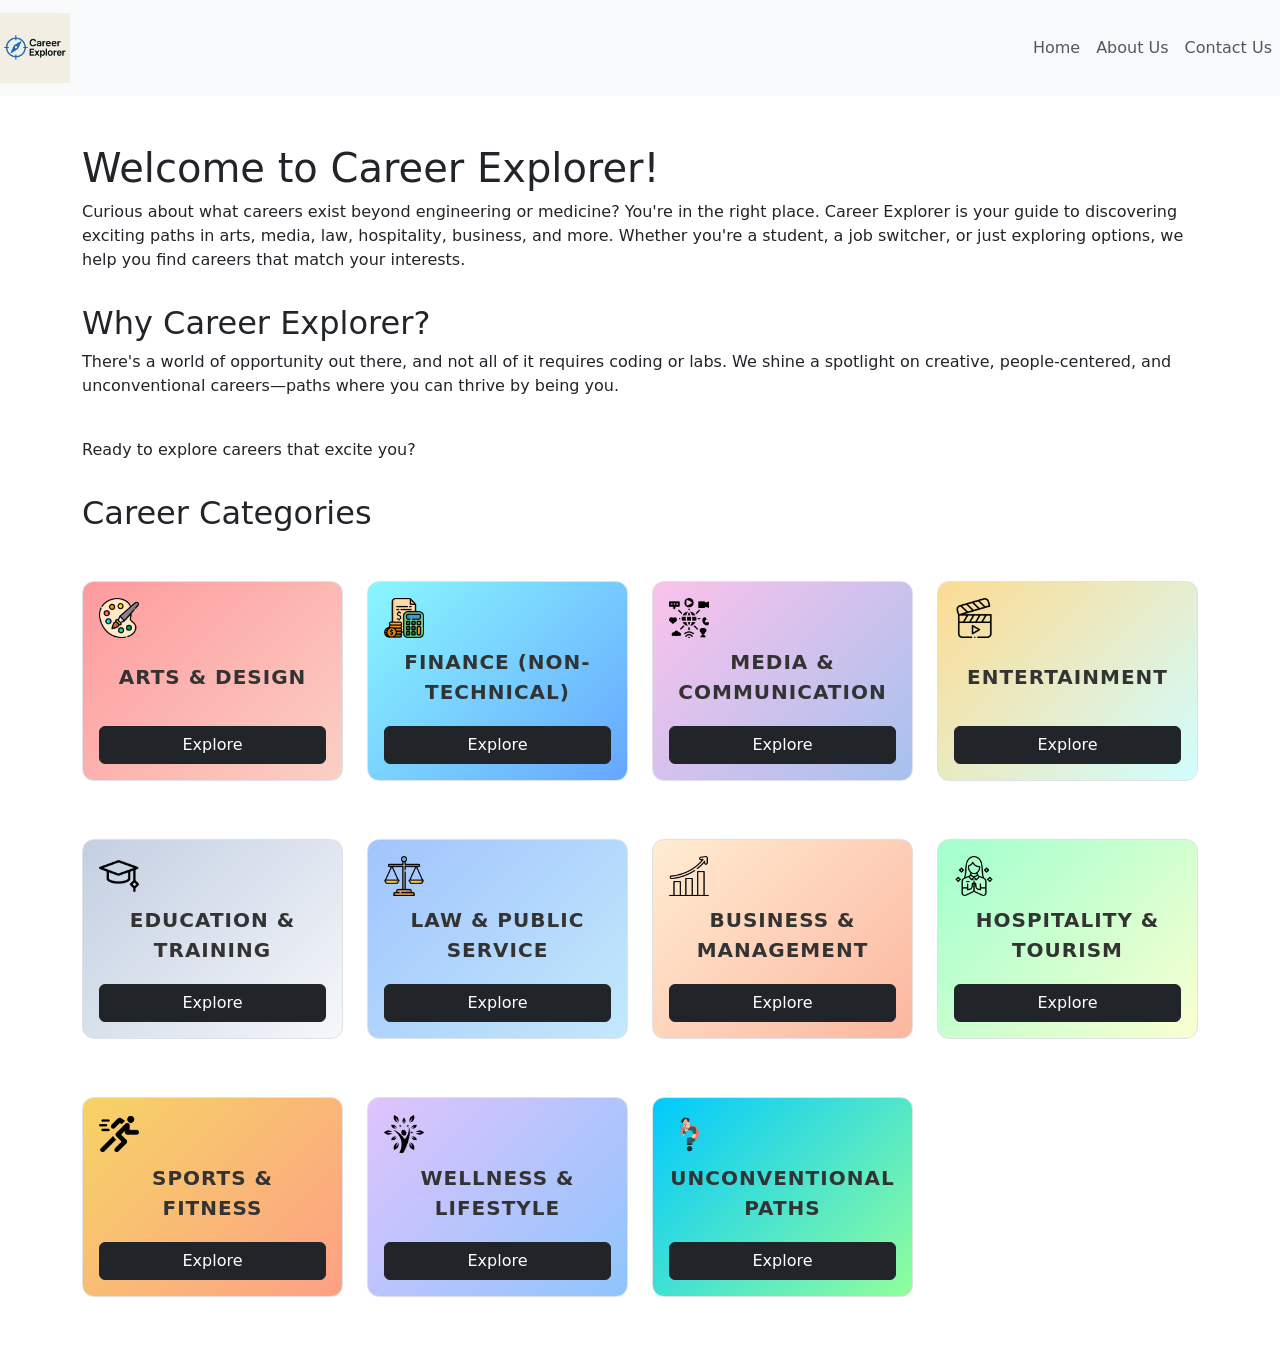
<file: index.html>
<!DOCTYPE html>
<html lang="en">
<head>
    <meta charset="UTF-8">
    <meta name="viewport" content="width=device-width, initial-scale=1.0">
    <title>Career Explorer</title>
    <link href="https://cdn.jsdelivr.net/npm/bootstrap@5.3.2/dist/css/bootstrap.min.css" rel="stylesheet">
    <script src="https://cdn.jsdelivr.net/npm/bootstrap@5.3.2/dist/js/bootstrap.bundle.min.js"></script>

    <link rel="stylesheet" href="homepage.css"> 
</head>
<body>
    <div>
        <nav class="navbar navbar-expand-lg navbar-light bg-light" >
            <a class="navbar-brand d-flex align-items-center" href="index.html" style="height: 80px;"><img src="assets/Career Explorer Logo.png" alt="Logo" style="max-height: 100%; width: auto;"></a>
            <button class="navbar-toggler" type="button" data-bs-toggle="collapse" data-bs-target="#navbarNav"
                aria-controls="navbarNav" aria-expanded="false" aria-label="Toggle navigation">
                <span class="navbar-toggler-icon"></span>
            </button>
            <div class="collapse navbar-collapse" id="navbarNav">
              <ul class="navbar-nav ms-auto align-items-center">
                <li class="nav-item active">
                  <a class="nav-link" href="index.html">Home</a>
                </li>
                <li class="nav-item">
                  <a class="nav-link" href="about.html">About Us</a>
                </li>
                <li class="nav-item">
                  <a class="nav-link" href="contact.html">Contact Us</a>
                </li>
              </ul>
            </div>
        </nav>
    </div>
    <div>
        <div class="container mt-5 mb-5">
            <div class="row g-4">   
                <div class="col-12">
                    <h1>Welcome to Career Explorer!</h1>
                    <p>Curious about what careers exist beyond engineering or medicine? You're in the right place. Career Explorer is your guide to discovering exciting paths in arts, media, law, hospitality, business, and more. Whether you're a student, a job switcher, or just exploring options, we help you find careers that match your interests.</p>
                </div>
                <div class="col-12 mt-3">
                    <h2>Why Career Explorer?</h2>
                    <p>There's a world of opportunity out there, and not all of it requires coding or labs. We shine a spotlight on creative, people-centered, and unconventional careers—paths where you can thrive by being you.</p>
                </div>
                <div class="col-12">
                    <p>Ready to explore careers that excite you?</p>
                </div>
                <div class="col-12 mt-3 mb-3">
                    <h2>Career Categories</h2>
                </div>
                <div class="col-sm-6 col-md-4 col-lg-3">
                    <div class="category-box light-text category-title p-3 border text-center" style="background: linear-gradient(135deg, #ff9a9e, #fad0c4);">
                        <img src="assets\palette.png" alt="Arts & Design" style="width: 40px; height: auto;  ">
                        <p class="category-title">Arts & Design</p>
                        <button class="btn btn-dark" onclick="location.href='artsanddesign.html'">Explore</button>
                    </div>
                </div>
                <div class="col-sm-6 col-md-4 col-lg-3">
                    <div class="category-box light-text category-title p-3 border text-center" style="background: linear-gradient(135deg, #89f7fe, #66a6ff);">
                        <img src="assets\budget.png" alt="Finance" style="width: 40px; height: auto;">
                        <p class="category-title">Finance (Non-technical)</p>
                        <button class="btn btn-dark" onclick="location.href='finance.html'">Explore</button>
                    </div>
                </div>
                <div class="col-sm-6 col-md-4 col-lg-3">
                    <div class="category-box light-text category-title p-3 border text-center" style="background: linear-gradient(135deg, #fbc2eb, #a6c1ee);">
                        <img src="assets\social-media.png" alt="Media & Communication" style="width: 40px; height: auto;">
                        <p class="category-title">Media & Communication</p>
                        <button class="btn btn-dark" onclick="location.href='media.html'">Explore</button>
                    </div>
                </div>
                <div class="col-sm-6 col-md-4 col-lg-3">
                    <div class="category-box light-text category-title p-3 border text-center" style="background: linear-gradient(135deg, #fddb92, #d1fdff);">
                        <img src="assets\video.png" alt="Entertainment" style="width: 40px; height: auto;">
                        <p class="category-title">Entertainment</p>
                        <button class="btn btn-dark" onclick="location.href='entertainment.html'">Explore</button>
                    </div>
                </div>
                <div class="col-sm-6 col-md-4 col-lg-3 mt-5">
                    <div class="category-box light-text category-title p-3 border text-center" style="background: linear-gradient(135deg, #c3cfe2, #f5f7fa); color: #333;">
                        <img src="assets\graduation-cap.png" alt="Education & Training" style="width: 40px; height: auto;">
                        <p class="category-title">Education & Training</p>
                        <button class="btn btn-dark" onclick="location.href='education.html'">Explore</button>
                    </div>
                </div>
                <div class="col-sm-6 col-md-4 col-lg-3 mt-5">
                    <div class="category-box light-text category-title p-3 border text-center" style="background: linear-gradient(135deg, #a1c4fd, #c2e9fb); color: #333;">
                        <img src="assets\balance.png" alt="Law & Public Service" style="width: 40px; height: auto;">
                        <p class="category-title">Law & Public Service</p>
                        <button class="btn btn-dark" onclick="location.href='law.html'">Explore</button>
                    </div>
                </div>
                <div class="col-sm-6 col-md-4 col-lg-3 mt-5">
                    <div class="category-box light-text category-title p-3 border text-center" style="background: linear-gradient(135deg, #ffecd2, #fcb69f); color: #333;">
                        <img src="assets\stats.png" alt="Business & Management" style="width: 40px; height: auto;">
                        <p class="category-title">Business & Management</p>
                        <button class="btn btn-dark" onclick="location.href='business.html'">Explore</button>
                    </div>
                </div>
                <div class="col-sm-6 col-md-4 col-lg-3 mt-5">
                    <div class="category-box light-text category-title p-3 border text-center" style="background: linear-gradient(135deg, #a1ffce, #faffd1); color: #333;">
                        <img src="assets\hospitality.png" alt="Hospitality & Tourism" style="width: 40px; height: auto;">
                        <p class="category-title">Hospitality & Tourism</p>
                        <button class="btn btn-dark" onclick="location.href='tourism.html'">Explore</button>
                    </div>
                </div>
                <div class="col-sm-6 col-md-4 col-lg-3 mt-5">
                    <div class="category-box light-text category-title p-3 border text-center" style="background: linear-gradient(135deg, #f6d365, #fda085);">
                        <img src="assets\running.png" alt="Sports & Fitness" style="width: 40px; height: auto;">
                        <p class="category-title">Sports & Fitness</p>
                        <button class="btn btn-dark" onclick="location.href='sportsfitness.html'">Explore</button>
                    </div>
                </div>
                <div class="col-sm-6 col-md-4 col-lg-3 mt-5">
                    <div class="category-box light-text category-title p-3 border text-center" style="background: linear-gradient(135deg, #e0c3fc, #8ec5fc);">
                        <img src="assets\healthy-lifestyle-logo.png" alt="Wellness & Lifestyle" style="width: 40px; height: auto;">
                        <p class="category-title">Wellness & Lifestyle</p>
                        <button class="btn btn-dark" onclick="location.href='wellnesslifestyle.html'">Explore</button>
                    </div>
                </div>
                <div class="col-sm-6 col-md-4 col-lg-3 mt-5">
                    <div class="category-box light-text category-title p-3 border text-center" style="background: linear-gradient(135deg, #00c9ff, #92fe9d); color: #000;">
                        <img src="assets\unconventional.png" alt="Unconventional" style="width: 40px; height: auto;">
                        <p class="category-title">Unconventional Paths</p>
                        <button class="btn btn-dark" onclick="location.href='unconventional.html'">Explore</button>
                    </div>
                </div>
            </div>   
        </div>
    </div>
    
    
    
    
    
    
    
    
    
    
    
</body>
</html>
</file>
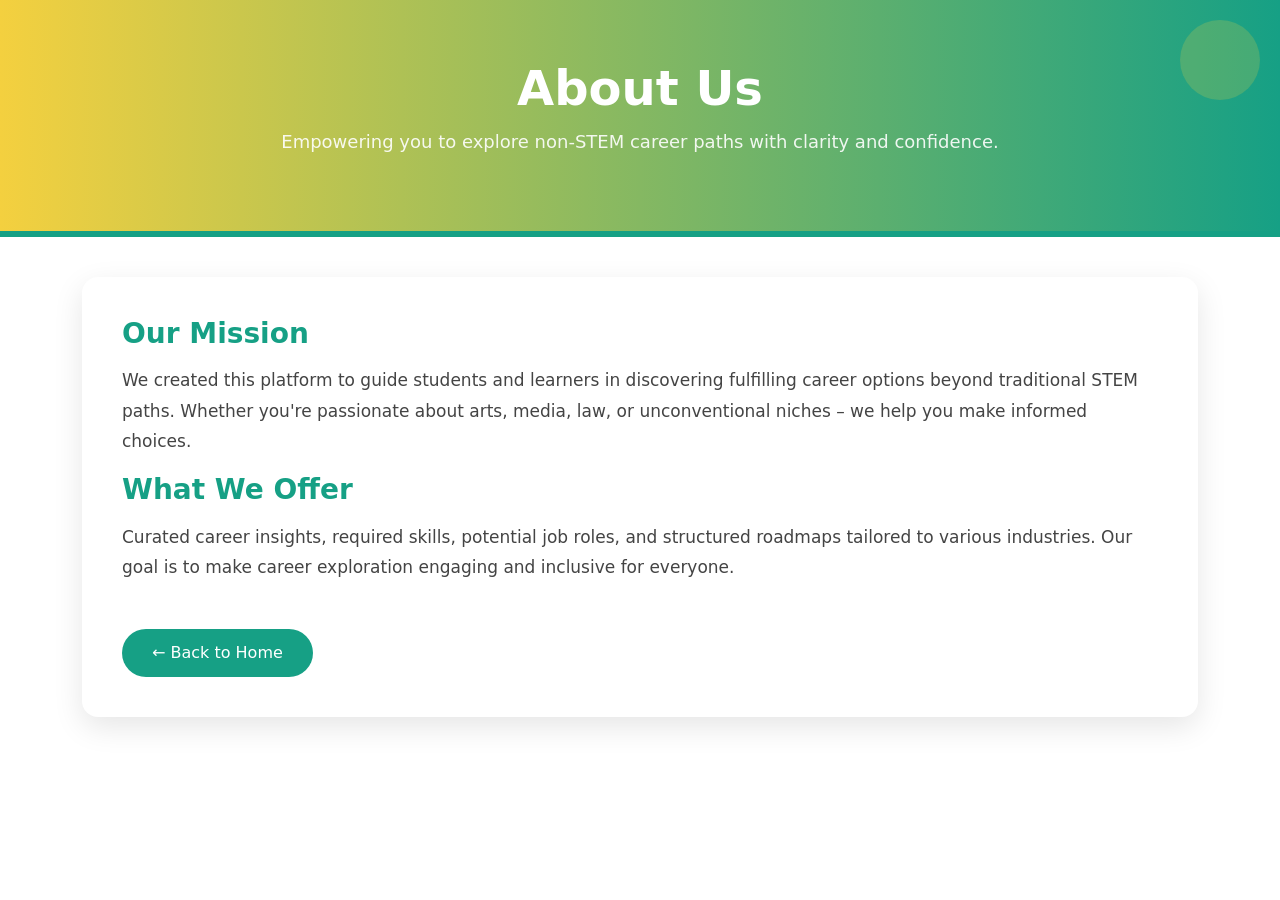
<file: about.html>
<!DOCTYPE html>
<html lang="en">
<head>
  <meta charset="UTF-8" />
  <meta name="viewport" content="width=device-width, initial-scale=1.0"/>
  <title>About Us</title>
  <link rel="stylesheet" href="about.css"/>
  <link href="https://cdn.jsdelivr.net/npm/bootstrap@5.3.2/dist/css/bootstrap.min.css" rel="stylesheet"/>
</head>
<body>
    <div class="hero">
        <h1>About Us</h1>
        <p>Empowering you to explore non-STEM career paths with clarity and confidence.</p>
        <div class="decorative-circle"></div>
    </div>
    
    <div class="container">
        <div class="about-section">
          <h2>Our Mission</h2>
          <p>We created this platform to guide students and learners in discovering fulfilling career options beyond traditional STEM paths. Whether you're passionate about arts, media, law, or unconventional niches – we help you make informed choices.</p>
    
          <h2>What We Offer</h2>
          <p>Curated career insights, required skills, potential job roles, and structured roadmaps tailored to various industries. Our goal is to make career exploration engaging and inclusive for everyone.</p>
    
          <a href="index.html" class="btn-back-home">← Back to Home</a>
        </div>
    </div>
</body>
</html>
</file>
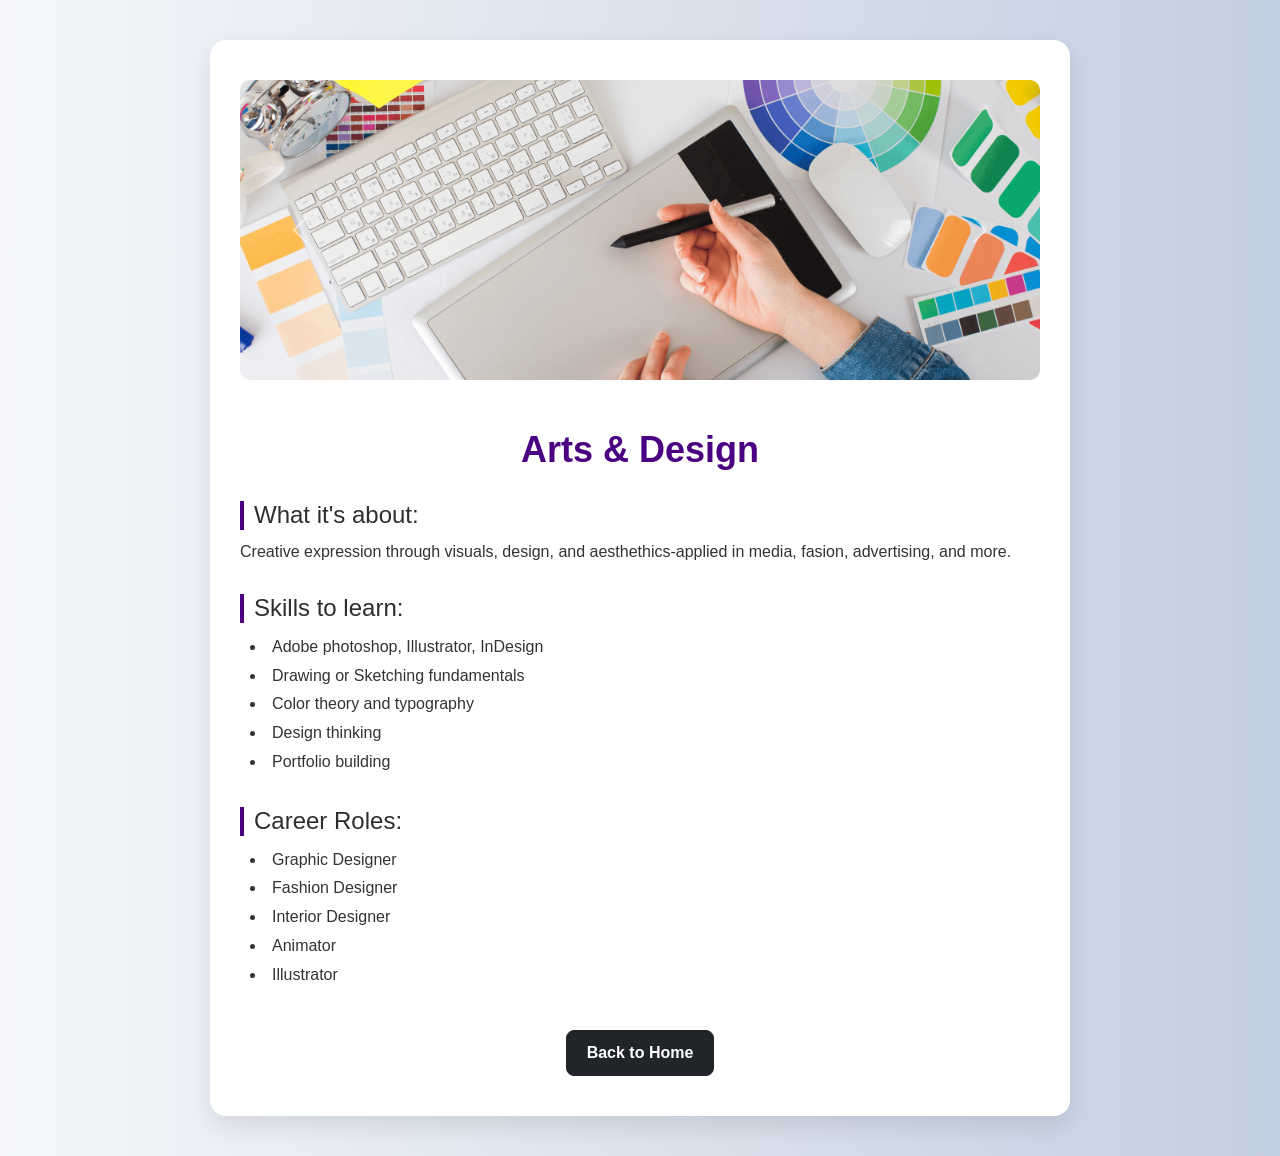
<file: artsanddesign.html>
<!DOCTYPE html>
<html lang="en">
<head>
    <meta charset="UTF-8">
    <meta name="viewport" content="width=device-width, initial-scale=1.0">
    <title>Document</title>
    <link href="https://cdn.jsdelivr.net/npm/bootstrap@5.3.0/dist/css/bootstrap.min.css" rel="stylesheet">
    <script src="https://cdn.jsdelivr.net/npm/bootstrap@5.3.2/dist/js/bootstrap.bundle.min.js"></script>
    <link rel="stylesheet" href="artsanddesign.css">
   
</head>
<body>
    <div id="ArtsandDesign" class="container">
        <div class="section-container">
            <div id="artsCarousel" class="carousel slide mb-5" data-bs-ride="carousel" data-bs-interval="3000">
                <div class="carousel-inner rounded">
                  <div class="carousel-item active">
                    <img src="assets/arts1.png" class="d-block w-100" alt="Graphic Design Sample">
                  </div>
                  <div class="carousel-item">
                    <img src="assets/arts2.png" class="d-block w-100" alt="Fashion Design Concept">
                  </div>
                  <div class="carousel-item">
                    <img src="assets/arts3.png" class="d-block w-100" alt="Interior Design Moodboard">
                  </div>
                </div>
                <button class="carousel-control-prev" type="button" data-bs-target="#artsCarousel" data-bs-slide="prev">
                  <span class="carousel-control-prev-icon" aria-hidden="true"></span>
                  <span class="visually-hidden">Previous</span>
                </button>
                <button class="carousel-control-next" type="button" data-bs-target="#artsCarousel" data-bs-slide="next">
                  <span class="carousel-control-next-icon" aria-hidden="true"></span>
                  <span class="visually-hidden">Next</span>
                </button>
            </div>
                           
            <div class="text-center">
                <h1 class="section-title">Arts & Design</h1>
            </div>
            <div>
                <h2 class="subtitle">What it's about:</h2>
                <p>Creative expression through visuals, design, and aesthethics-applied in media, fasion, advertising, and more.</p>
            </div>
            <div>
                <h2 class="subtitle">Skills to learn:</h2>
                <ul>
                    <li>Adobe photoshop, Illustrator, InDesign</li>
                    <li>Drawing or Sketching fundamentals</li>
                    <li>Color theory and typography</li>
                    <li>Design thinking</li>
                    <li>Portfolio building</li>
                </ul>
            </div>
            <div>
                <h2 class="subtitle">Career Roles:</h2>
                <ul>
                    <li>Graphic Designer</li>
                    <li>Fashion Designer</li>
                    <li>Interior Designer</li>
                    <li>Animator</li>
                    <li>Illustrator</li>
                </ul>
            </div>
            <div class="text-center">
                <button class="btn btn-dark btn-back" onclick="location.href='index.html'">Back to Home</button>
            </div>
        </div>
    </div>

</body>
</html>
</file>
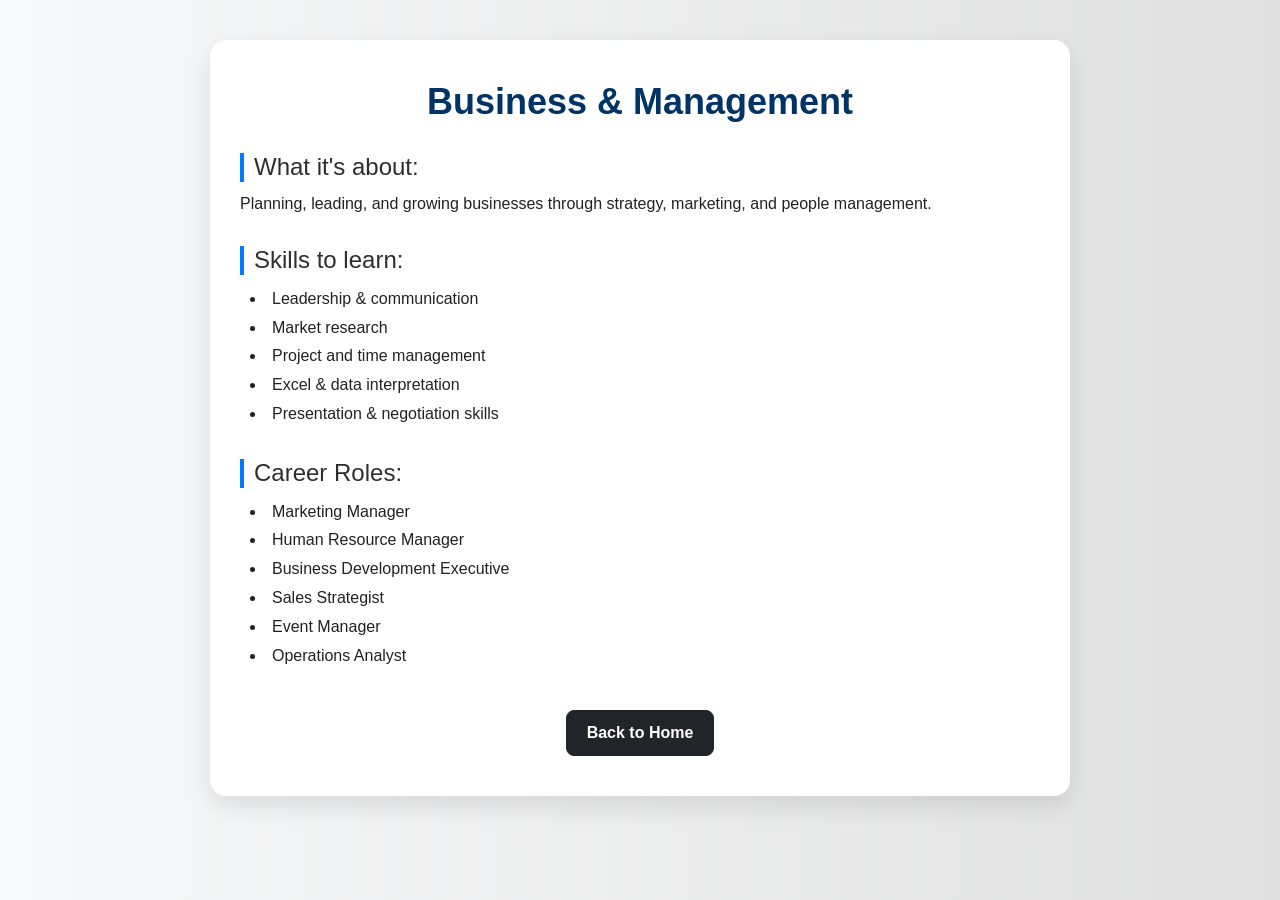
<file: business.html>
<!DOCTYPE html>
<html lang="en">
<head>
    <meta charset="UTF-8">
    <meta name="viewport" content="width=device-width, initial-scale=1.0">
    <title>Document</title>
    <link href="https://cdn.jsdelivr.net/npm/bootstrap@5.3.0/dist/css/bootstrap.min.css" rel="stylesheet">
    <link rel="stylesheet" href="business.css"> 
</head>
<body>
    <div id="Business" class="container">
        <div class="section-container">
            <div class="text-center">
                <h1 class="section-title">Business & Management</h1>
            </div>
            <div>
                <h2 class="subtitle">What it's about:</h2>
                <p>Planning, leading, and growing businesses through strategy, marketing, and people management.</p>
            </div>
            <div>
                <h2 class="subtitle">Skills to learn:</h2>
                <ul>
                    <li>Leadership & communication</li>
                    <li>Market research </li>
                    <li>Project and time management </li>
                    <li>Excel & data interpretation </li>
                    <li>Presentation & negotiation skills</li>
                </ul>
            </div>
            <div>
                <h2 class="subtitle">Career Roles:</h2>
                <ul>
                    <li>Marketing Manager</li>
                    <li>Human Resource Manager </li>
                    <li>Business Development Executive</li>
                    <li>Sales Strategist</li>
                    <li>Event Manager</li>
                    <li>Operations Analyst</li>
                </ul>
            </div>
            <div class="text-center">
                <button class="btn btn-dark btn-back" onclick="location.href='index.html'">Back to Home</button>
            </div>
        </div>
    </div>
    
</body>
</html>
</file>
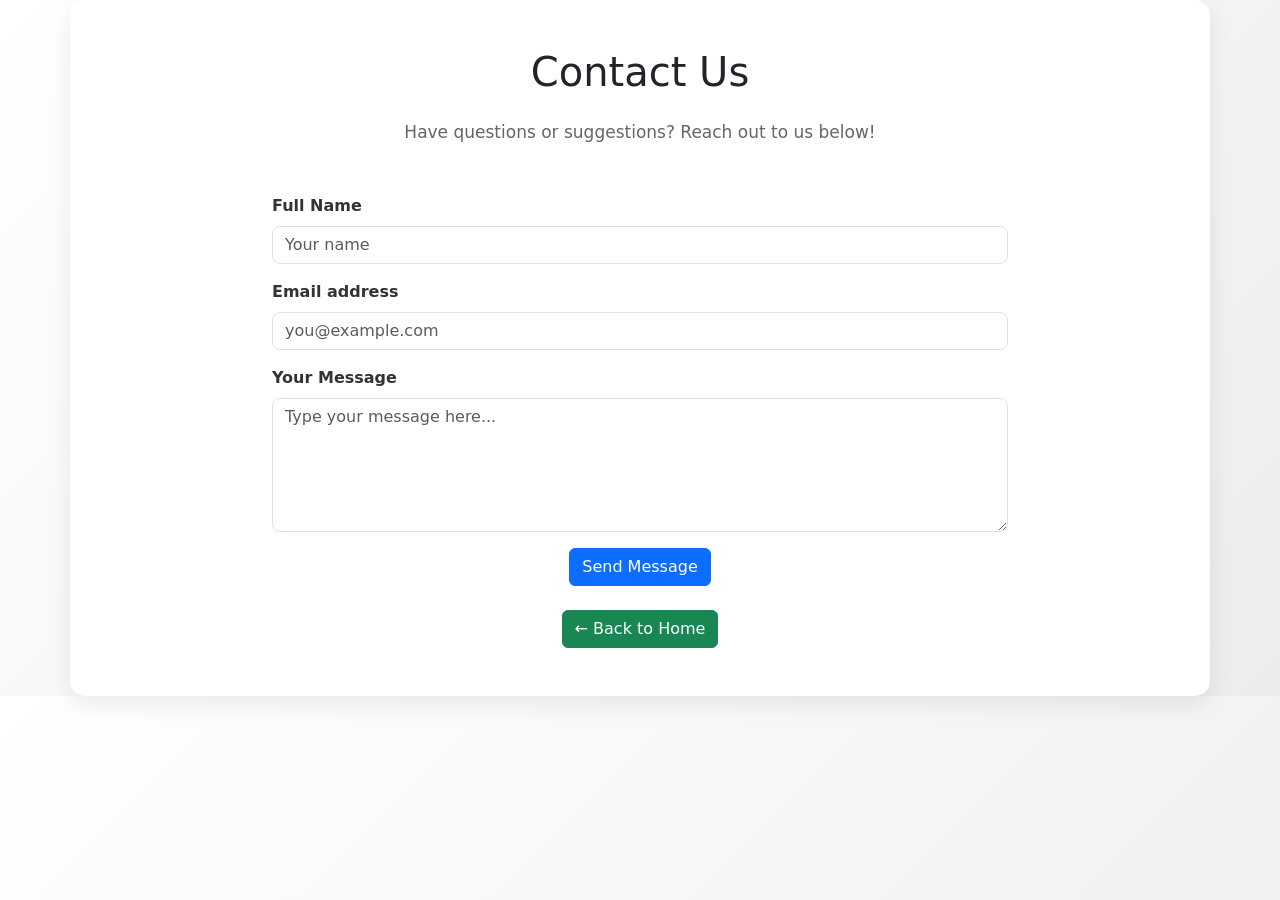
<file: contact.html>
<!DOCTYPE html>
<html lang="en">
<head>
  <meta charset="UTF-8" />
  <meta name="viewport" content="width=device-width, initial-scale=1.0"/>
  <title>Contact Us</title>
  <link rel="stylesheet" href="contact.css"/>
  <link href="https://cdn.jsdelivr.net/npm/bootstrap@5.3.2/dist/css/bootstrap.min.css" rel="stylesheet"/>
</head>
<body>
  <div class="container py-5">
    <h1 class="text-center mb-4">Contact Us</h1>
    <p class="text-center mb-5">Have questions or suggestions? Reach out to us below!</p>

    <div class="row justify-content-center">
      <div class="col-md-8">
        <form id="contact-form">
          <div class="mb-3">
            <label for="name" class="form-label">Full Name</label>
            <input type="text" id="name" class="form-control" placeholder="Your name" required />
          </div>
          <div class="mb-3">
            <label for="email" class="form-label">Email address</label>
            <input type="email" id="email" class="form-control" placeholder="you@example.com" required />
          </div>
          <div class="mb-3">
            <label for="message" class="form-label">Your Message</label>
            <textarea id="message" class="form-control" rows="5" placeholder="Type your message here..." required></textarea>
          </div>
          <div class="text-center">
            <button type="submit" class="btn btn-primary">Send Message</button>
          </div>
        </form>
        <!-- Confirmation Modal -->
        <div class="modal" id="confirmation-modal">
            <div class="modal-content position-relative">
            <span class="close-btn" id="close-modal">&times;</span>
            <h2>Thank you!</h2>
            <p>Your message has been sent successfully.</p>
            </div>
        </div>
  
        <div class="text-center mt-4">
          <a href="index.html" class="btn btn-success">← Back to Home</a>
        </div>
      </div>
    </div>
  </div>
  <script>
    const form = document.getElementById('contact-form');
    const modal = document.getElementById('confirmation-modal');
    const closeBtn = document.getElementById('close-modal');
  
    form.addEventListener('submit', function(e) {
      e.preventDefault(); // Prevent actual form submission
      modal.style.display = 'block'; // Show the modal
      form.reset(); // Clear the form fields (optional)
      setTimeout(() => modal.style.display = 'none', 3000);

    });
  
    closeBtn.onclick = function() {
      modal.style.display = 'none'; // Close modal on clicking the X
    };
  
    // Close modal when clicking outside the modal content
    window.onclick = function(e) {
      if (e.target === modal) {
        modal.style.display = 'none';
      }
    };
  </script>
  
</body>
</html>
</file>
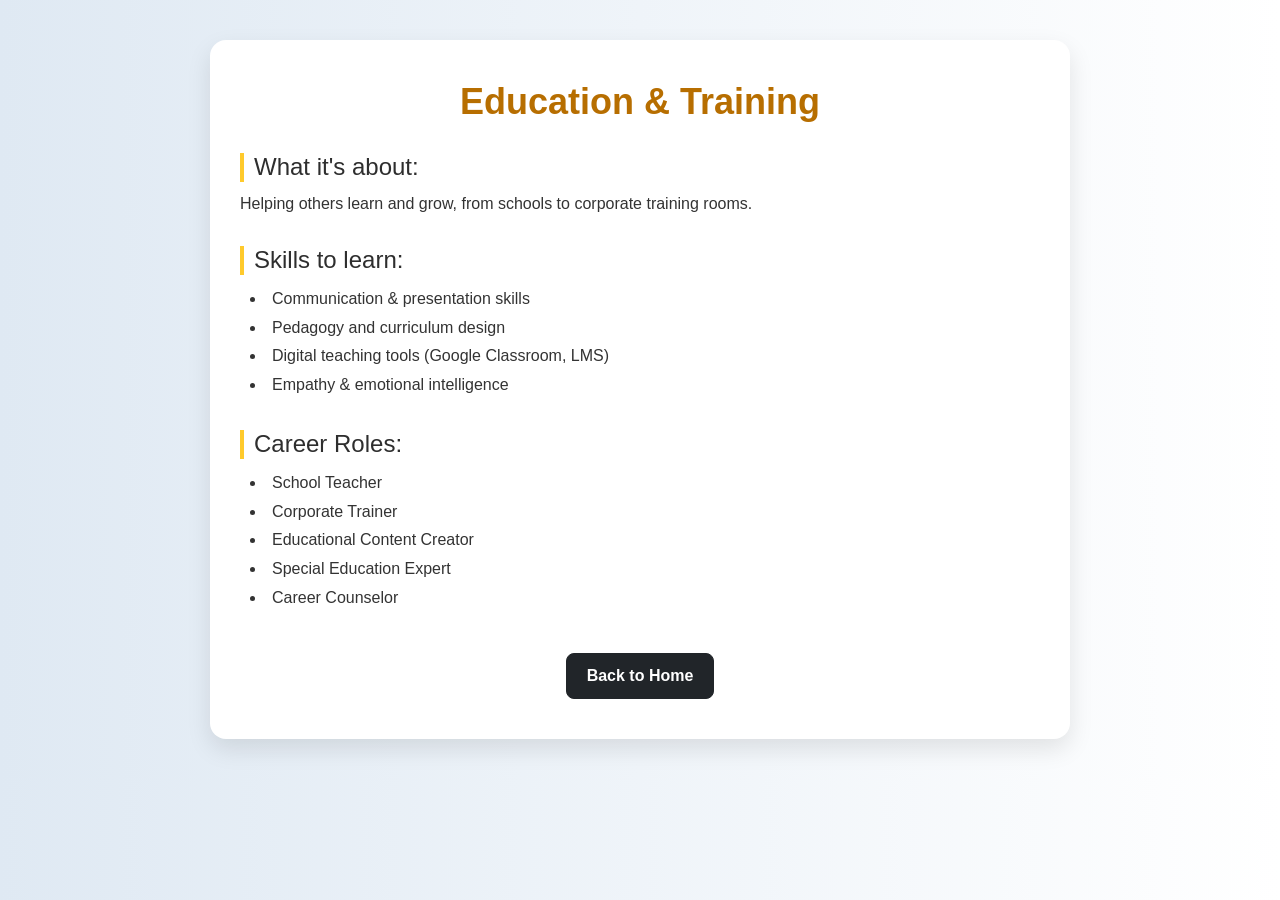
<file: education.html>
<!DOCTYPE html>
<html lang="en">
<head>
    <meta charset="UTF-8">
    <meta name="viewport" content="width=device-width, initial-scale=1.0">
    <title>Document</title>
    <link href="https://cdn.jsdelivr.net/npm/bootstrap@5.3.0/dist/css/bootstrap.min.css" rel="stylesheet">
    <link rel="stylesheet" href="education.css"> 
</head>
<body>
    <div id="Education" class="container">
        <div class="section-container">
            <div class="text-center">
                <h1 class="section-title">Education & Training</h1>
            </div>
            <div>
                <h2 class="subtitle">What it's about:</h2>
                <p>Helping others learn and grow, from schools to corporate training rooms.</p>
            </div>
            <div>
                <h2 class="subtitle">Skills to learn:</h2>
                <ul>
                    <li>Communication & presentation skills</li>
                    <li>Pedagogy and curriculum design</li>
                    <li>Digital teaching tools (Google Classroom, LMS)</li>
                    <li>Empathy & emotional intelligence</li>
                </ul>
            </div>
            <div>
                <h2 class="subtitle">Career Roles:</h2>
                <ul>
                    <li>School Teacher</li>
                    <li>Corporate Trainer</li>
                    <li>Educational Content Creator</li>
                    <li>Special Education Expert</li>
                    <li>Career Counselor</li>
                </ul>
            </div>
            <div class="text-center">
                <button class="btn btn-dark btn-back" onclick="location.href='index.html'">Back to Home</button>
            </div>
        </div>
    </div>
    
</body>
</html>
</file>
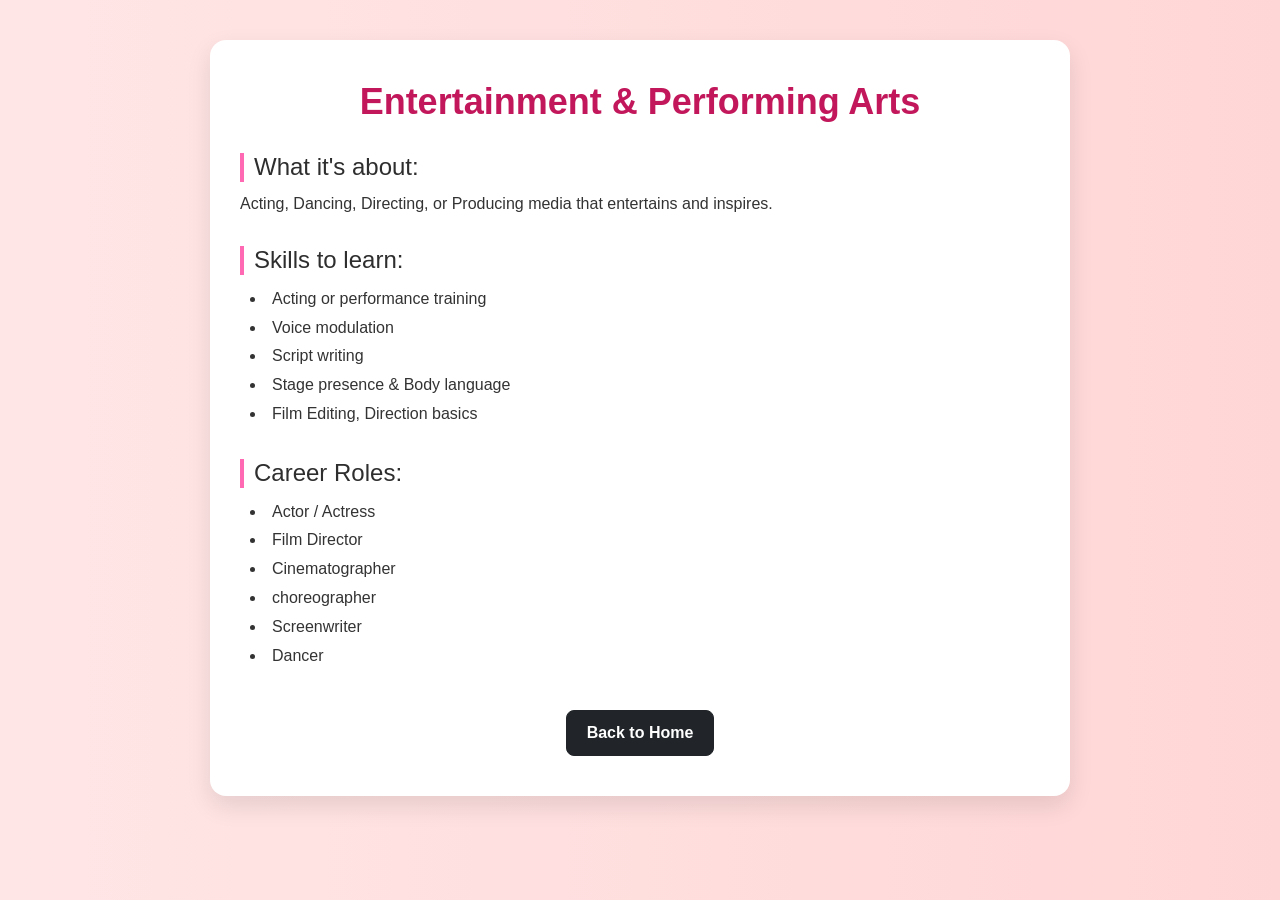
<file: entertainment.html>
<!DOCTYPE html>
<html lang="en">
<head>
    <meta charset="UTF-8">
    <meta name="viewport" content="width=device-width, initial-scale=1.0">
    <title>Document</title>
    <link href="https://cdn.jsdelivr.net/npm/bootstrap@5.3.0/dist/css/bootstrap.min.css" rel="stylesheet">
    <link rel="stylesheet" href="entertainment.css">
</head>
<body>
    <div id="Entertainment" class="container">
        <div class="section-container">
            <div class="text-center">
                <h1 class="section-title">Entertainment & Performing Arts</h1>
            </div>
            <div>
                <h2 class="subtitle">What it's about:</h2>
                <p>Acting, Dancing, Directing, or Producing media that entertains and inspires.</p>
            </div>
            <div>
                <h2 class="subtitle">Skills to learn:</h2>
                <ul>
                    <li>Acting or performance training</li>
                    <li>Voice modulation</li>
                    <li>Script writing</li>
                    <li>Stage presence & Body language</li>
                    <li>Film Editing, Direction basics</li>
                </ul>
            </div>
            <div>
                <h2 class="subtitle">Career Roles:</h2>
                <ul>
                    <li>Actor / Actress</li>
                    <li>Film Director</li>
                    <li>Cinematographer</li>
                    <li>choreographer</li>
                    <li>Screenwriter</li>
                    <li>Dancer</li>
                </ul>
            </div>
            <div class="text-center">
                <button class="btn btn-dark btn-back" onclick="location.href='index.html'">Back to Home</button>
            </div>
        </div>
    </div>
    
</body>
</html>
</file>
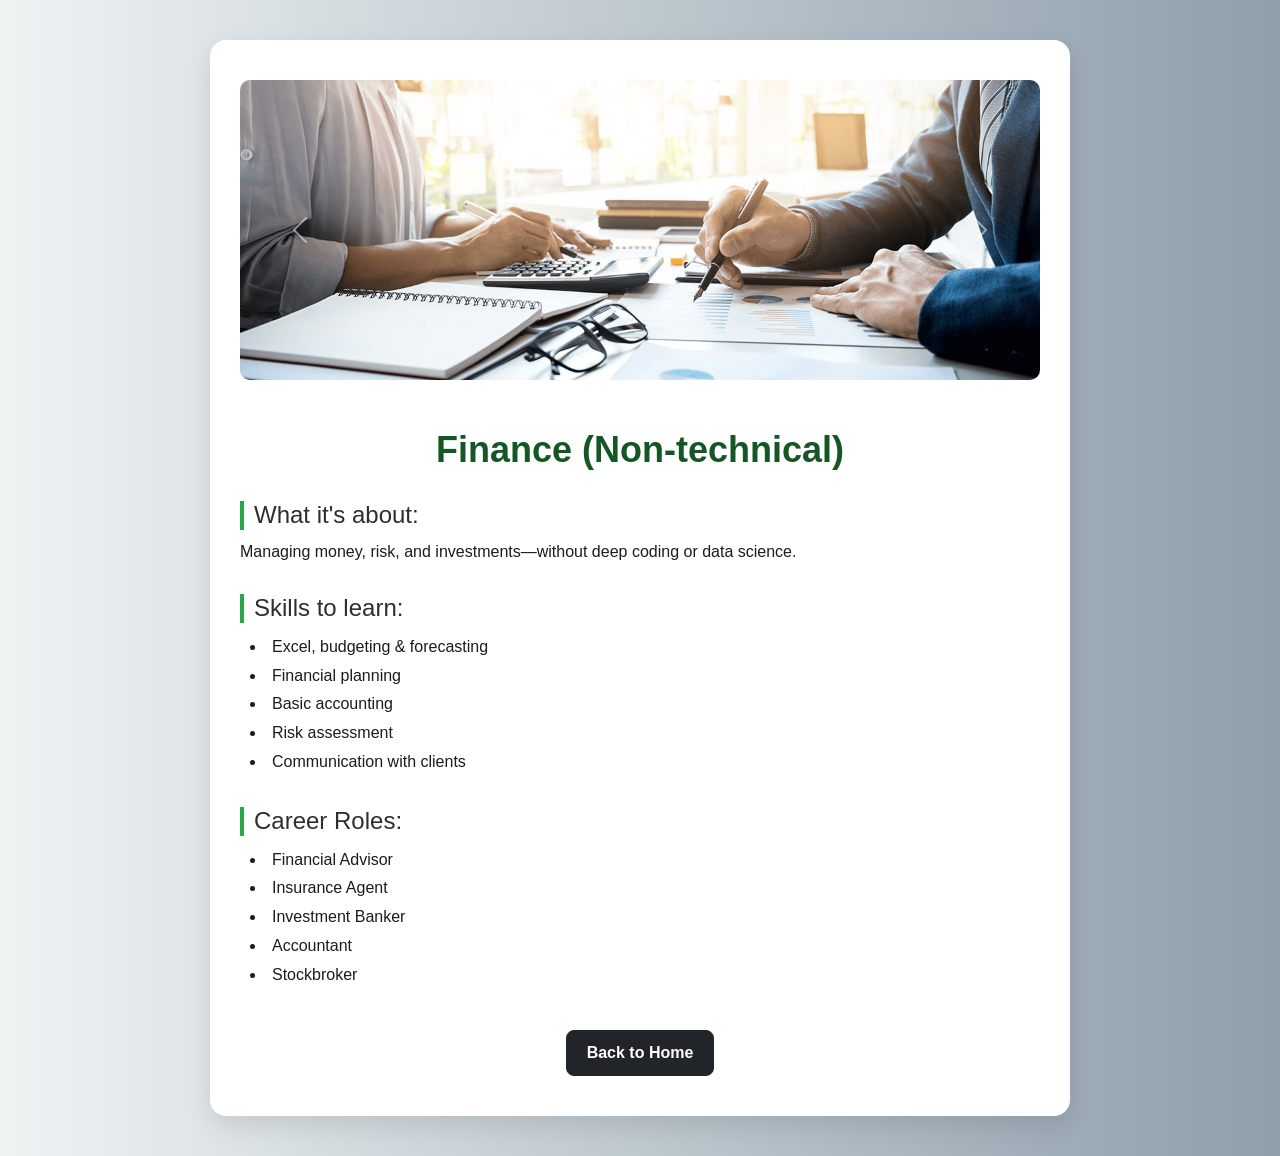
<file: finance.html>
<!DOCTYPE html>
<html lang="en">
<head>
    <meta charset="UTF-8">
    <meta name="viewport" content="width=device-width, initial-scale=1.0">
    <title>Document</title>
    <link href="https://cdn.jsdelivr.net/npm/bootstrap@5.3.0/dist/css/bootstrap.min.css" rel="stylesheet">
    <script src="https://cdn.jsdelivr.net/npm/bootstrap@5.3.2/dist/js/bootstrap.bundle.min.js"></script>
    <link rel="stylesheet" href="finance.css">
</head>
<body>
    <div id="finance" class="container">
        <div class="section-container">
            <div id="artsCarousel" class="carousel slide mb-5" data-bs-ride="carousel" data-bs-interval="3000">
                <div class="carousel-inner rounded">
                  <div class="carousel-item active">
                    <img src="assets/finance1.png" class="d-block w-100" alt="Graphic Design Sample">
                  </div>
                  <div class="carousel-item">
                    <img src="assets/finance2.png" class="d-block w-100" alt="Fashion Design Concept">
                  </div>
                  <div class="carousel-item">
                    <img src="assets/finance3.png" class="d-block w-100" alt="Interior Design Moodboard">
                  </div>
                </div>
                <button class="carousel-control-prev" type="button" data-bs-target="#artsCarousel" data-bs-slide="prev">
                  <span class="carousel-control-prev-icon" aria-hidden="true"></span>
                  <span class="visually-hidden">Previous</span>
                </button>
                <button class="carousel-control-next" type="button" data-bs-target="#artsCarousel" data-bs-slide="next">
                  <span class="carousel-control-next-icon" aria-hidden="true"></span>
                  <span class="visually-hidden">Next</span>
                </button>
            </div>
            
            <div class="text-center">
                <h1 class="section-title">Finance (Non-technical)</h1>
            </div>
            <div>
                <h2 class="subtitle">What it's about:</h2>
                <p>Managing money, risk, and investments—without deep coding or data science.</p>
            </div>
            <div>
                <h2 class="subtitle">Skills to learn:</h2>
                <ul>
                    <li>Excel, budgeting & forecasting</li>
                    <li>Financial planning</li>
                    <li>Basic accounting</li>
                    <li>Risk assessment</li>
                    <li>Communication with clients</li>
                </ul>
            </div>
            <div>
                <h2 class="subtitle">Career Roles:</h2>
                <ul>
                    <li>Financial Advisor</li>
                    <li>Insurance Agent</li>
                    <li>Investment Banker</li>
                    <li>Accountant</li>
                    <li>Stockbroker</li>
                </ul>
            </div>
            <div class="text-center">
                <button class="btn btn-dark btn-back" onclick="location.href='index.html'">Back to Home</button>
            </div>
        </div>
    </div>    
</body>
</html>
</file>
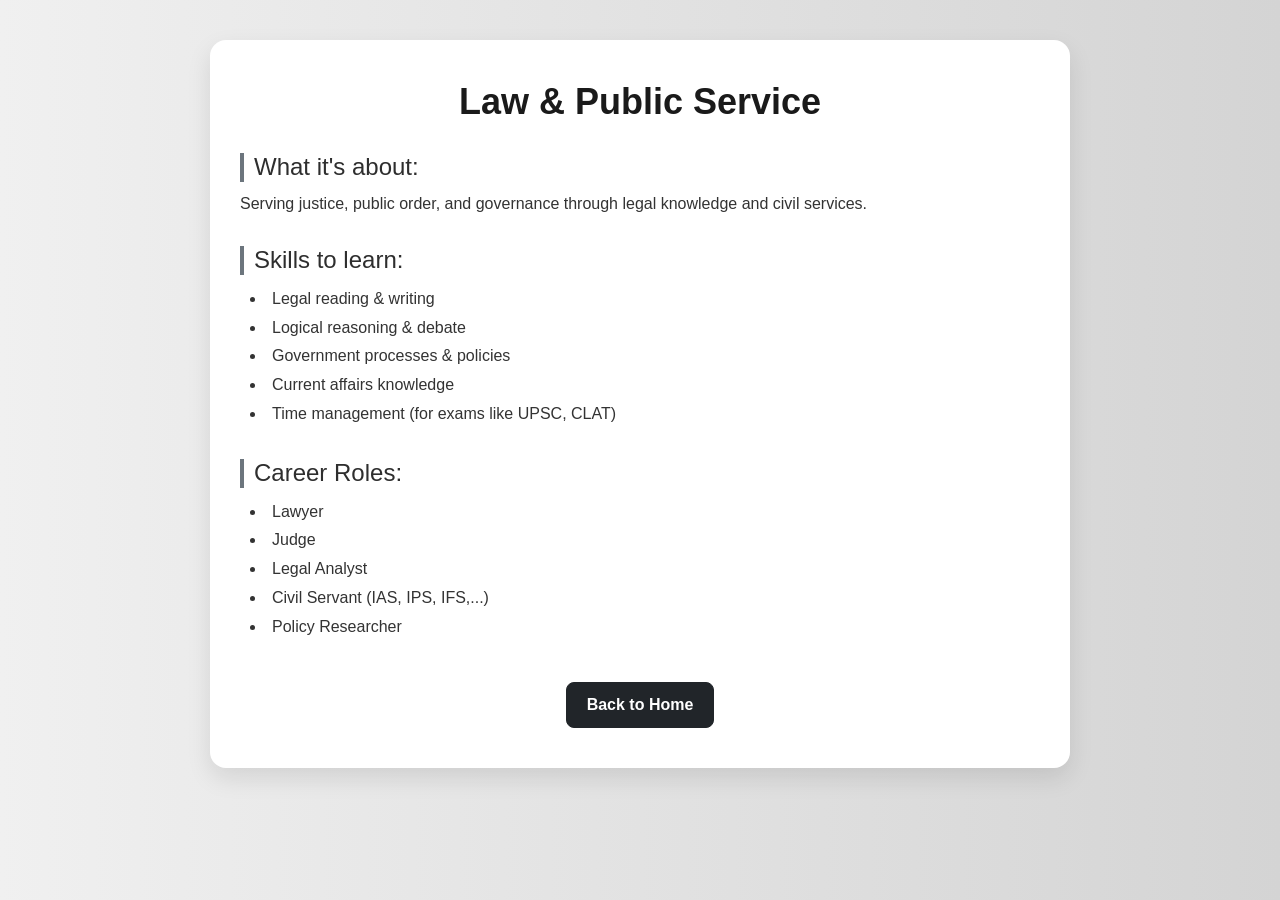
<file: law.html>
<!DOCTYPE html>
<html lang="en">
<head>
    <meta charset="UTF-8">
    <meta name="viewport" content="width=device-width, initial-scale=1.0">
    <title>Document</title>
    <link href="https://cdn.jsdelivr.net/npm/bootstrap@5.3.0/dist/css/bootstrap.min.css" rel="stylesheet">
    <link rel="stylesheet" href="law.css">
</head>
<body>
    <div id="Law" class="container">
        <div class="section-container">
            <div class="text-center">
                <h1 class="section-title">Law & Public Service</h1>
            </div>
            <div>
                <h2 class="subtitle">What it's about:</h2>
                <p>Serving justice, public order, and governance through legal knowledge and civil services.</p>
            </div>
            <div>
                <h2 class="subtitle">Skills to learn:</h2>
                <ul>
                    <li>Legal reading & writing</li>
                    <li>Logical reasoning & debate </li>
                    <li>Government processes & policies</li>
                    <li>Current affairs knowledge</li>
                    <li>Time management (for exams like UPSC, CLAT)</li>
                </ul>
            </div>
            <div>
                <h2 class="subtitle">Career Roles:</h2>
                <ul>
                    <li>Lawyer</li>
                    <li>Judge</li>
                    <li>Legal Analyst</li>
                    <li>Civil Servant (IAS, IPS, IFS,...)</li>
                    <li>Policy Researcher</li>
                </ul>
            </div>
            <div class="text-center">
                <button class="btn btn-dark btn-back" onclick="location.href='index.html'">Back to Home</button>
            </div>
        </div>
    </div>
    
</body>
</html>
</file>
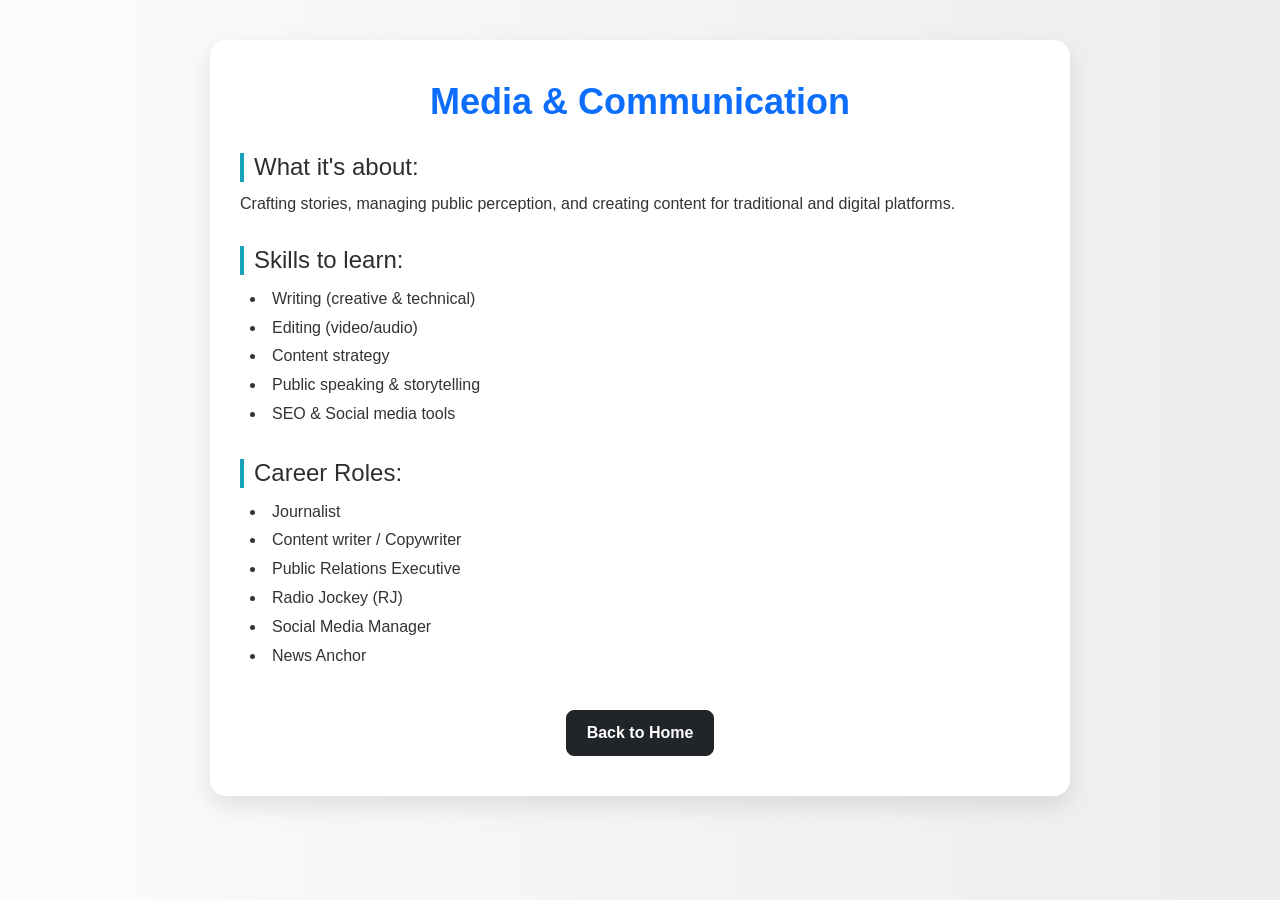
<file: media.html>
<!DOCTYPE html>
<html lang="en">
<head>
    <meta charset="UTF-8">
    <meta name="viewport" content="width=device-width, initial-scale=1.0">
    <title>Document</title>
    <link href="https://cdn.jsdelivr.net/npm/bootstrap@5.3.0/dist/css/bootstrap.min.css" rel="stylesheet">
    <link rel="stylesheet" href="media.css">
</head>
<body>
    <div id="Media" class="container">
        <div class="section-container">
            <div class="text-center">
                <h1 class="section-title">Media & Communication</h1>
            </div>
            <div>
                <h2 class="subtitle">What it's about:</h2>
                <p>Crafting stories, managing public perception, and creating content for traditional and digital platforms.</p>
            </div>
            <div>
                <h2 class="subtitle">Skills to learn:</h2>
                <ul>
                    <li>Writing (creative & technical)</li>
                    <li>Editing (video/audio)</li>
                    <li>Content strategy</li>
                    <li>Public speaking & storytelling</li>
                    <li>SEO & Social media tools</li>
                </ul>
            </div>
            <div>
                <h2 class="subtitle">Career Roles:</h2>
                <ul>
                    <li>Journalist</li>
                    <li>Content writer / Copywriter</li>
                    <li>Public Relations Executive</li>
                    <li>Radio Jockey (RJ)</li>
                    <li>Social Media Manager</li>
                    <li>News Anchor</li>
                </ul>
            </div>
            <div class="text-center">
                <button class="btn btn-dark btn-back" onclick="location.href='index.html'">Back to Home</button>
            </div>
        </div>
    </div>
    
</body>
</html>
</file>
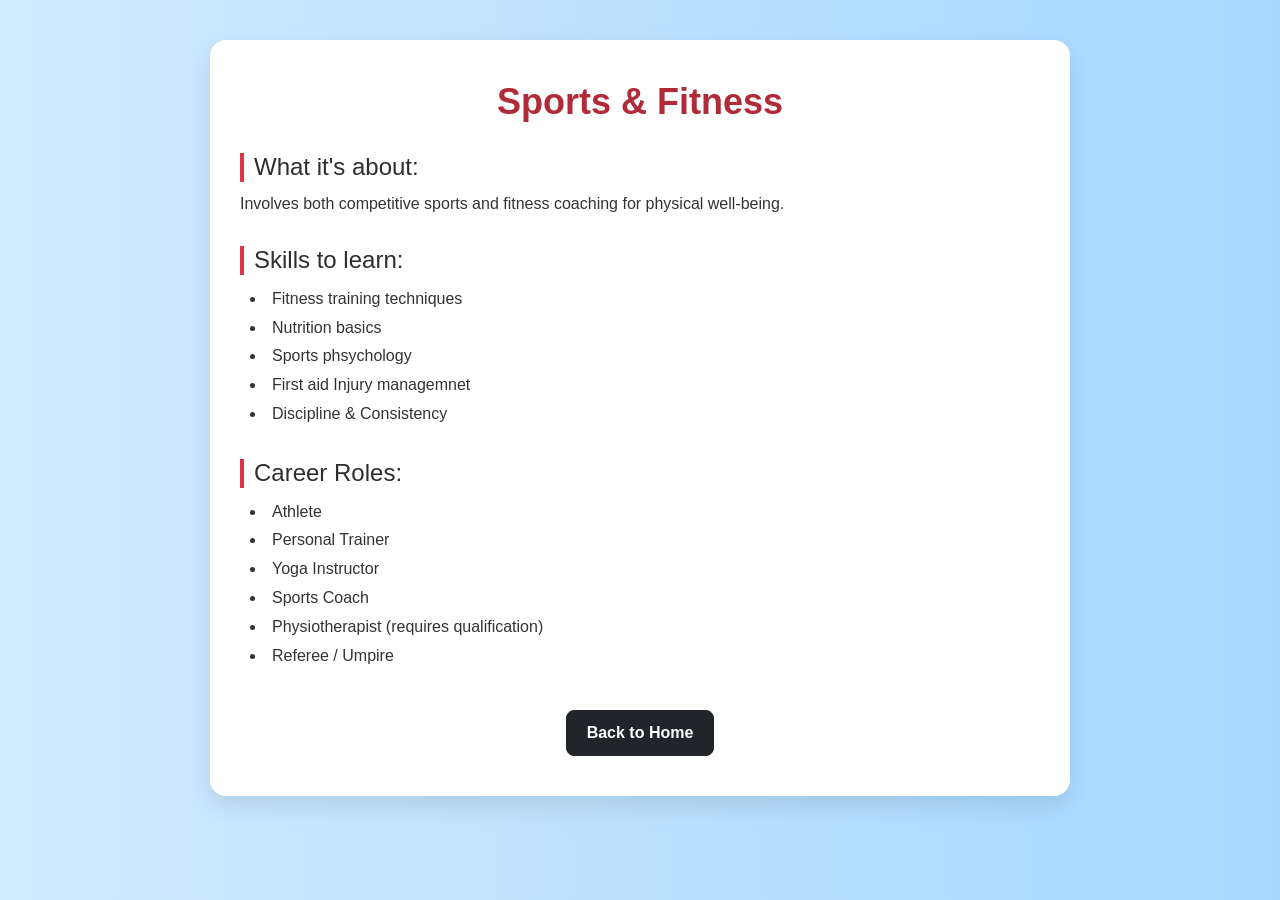
<file: sportsfitness.html>
<!DOCTYPE html>
<html lang="en">
<head>
    <meta charset="UTF-8">
    <meta name="viewport" content="width=device-width, initial-scale=1.0">
    <title>Document</title>
    <link href="https://cdn.jsdelivr.net/npm/bootstrap@5.3.0/dist/css/bootstrap.min.css" rel="stylesheet">
    <link rel="stylesheet" href="sportsfitness.css">
</head>
<body>
    <div id="SportsandFitness" class="container">
        <div class="section-container">
            <div class="text-center">
                <h1 class="section-title">Sports & Fitness</h1>
            </div>
            <div>
                <h2 class="subtitle">What it's about:</h2>
                <p>Involves both competitive sports and fitness coaching for physical well-being.</p>
            </div>
            <div>
                <h2 class="subtitle">Skills to learn:</h2>
                <ul>
                    <li>Fitness training techniques</li>
                    <li>Nutrition basics</li>
                    <li>Sports phsychology</li>
                    <li>First aid Injury managemnet</li>
                    <li>Discipline & Consistency</li>
                </ul>
            </div>
            <div>
                <h2 class="subtitle">Career Roles:</h2>
                <ul>
                    <li>Athlete</li>
                    <li>Personal Trainer</li>
                    <li>Yoga Instructor</li>
                    <li>Sports Coach</li>
                    <li>Physiotherapist (requires qualification)</li>
                    <li>Referee / Umpire</li>
                </ul>
            </div>
            <div class="text-center">
                <button class="btn btn-dark btn-back" onclick="location.href='index.html'">Back to Home</button>
            </div>
        </div>
    </div>
    
</body>
</html>
</file>
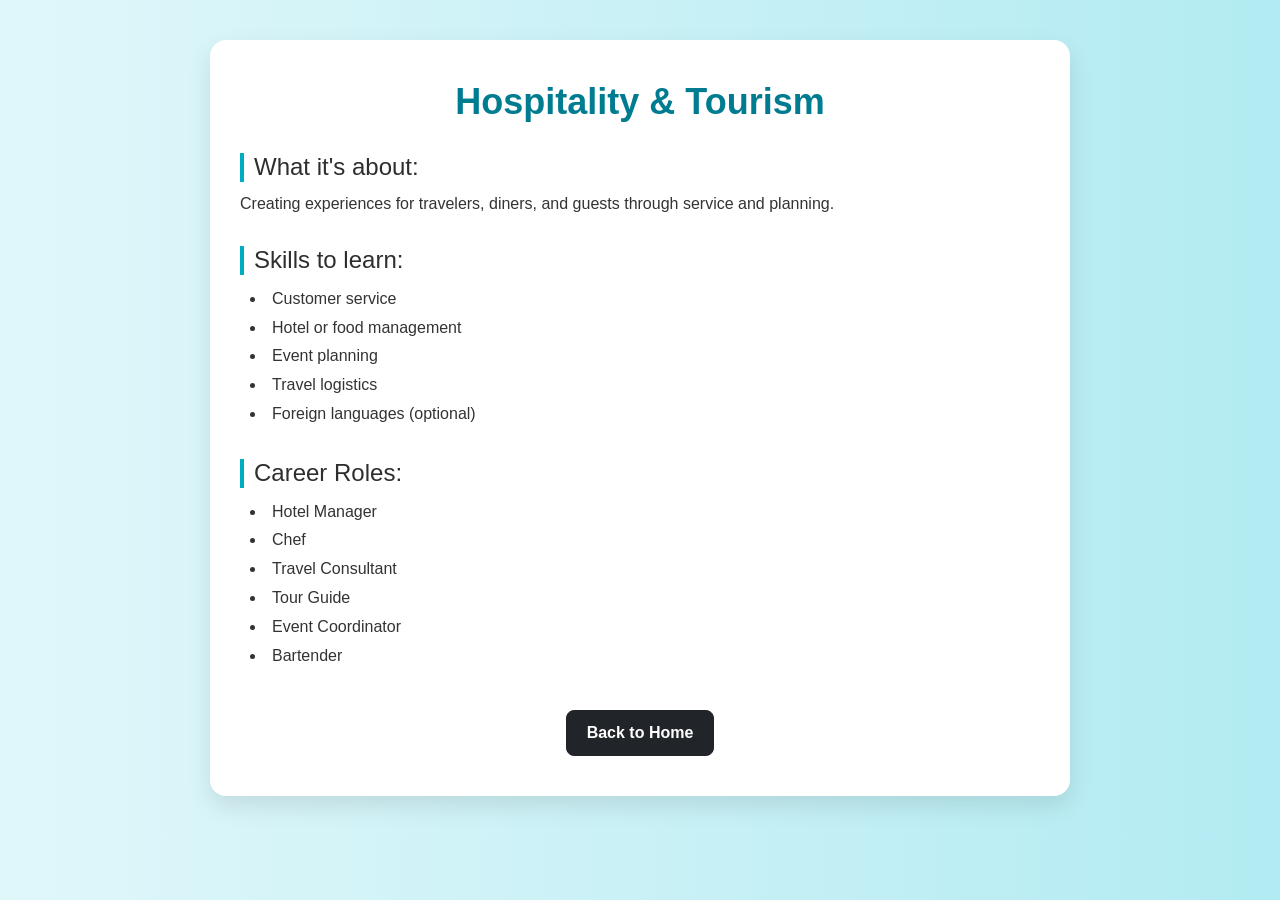
<file: tourism.html>
<!DOCTYPE html>
<html lang="en">
<head>
    <meta charset="UTF-8">
    <meta name="viewport" content="width=device-width, initial-scale=1.0">
    <title>Document</title>
    <link href="https://cdn.jsdelivr.net/npm/bootstrap@5.3.0/dist/css/bootstrap.min.css" rel="stylesheet">
    <link rel="stylesheet" href="tourism.css">
</head>
<body>
    <div id="Tourism" class="container">
        <div class="section-container">
            <div class="text-center">
                <h1 class="section-title">Hospitality & Tourism</h1>
            </div>
            <div>
                <h2 class="subtitle">What it's about:</h2>
                <p>Creating experiences for travelers, diners, and guests through service and planning.</p>
            </div>
            <div>
                <h2 class="subtitle">Skills to learn:</h2>
                <ul>
                    <li>Customer service </li>
                    <li>Hotel or food management</li>
                    <li>Event planning</li>
                    <li>Travel logistics</li>
                    <li>Foreign languages (optional)</li>
                </ul>
            </div>
            <div>
                <h2 class="subtitle">Career Roles:</h2>
                <ul>
                    <li>Hotel Manager</li>
                    <li>Chef</li>
                    <li>Travel Consultant </li>
                    <li>Tour Guide</li>
                    <li>Event Coordinator</li>
                    <li>Bartender</li>
                </ul>
            </div>
            <div class="text-center">
                <button class="btn btn-dark btn-back" onclick="location.href='index.html'">Back to Home</button>
            </div>
        </div>
    </div>
    
</body>
</html>
</file>
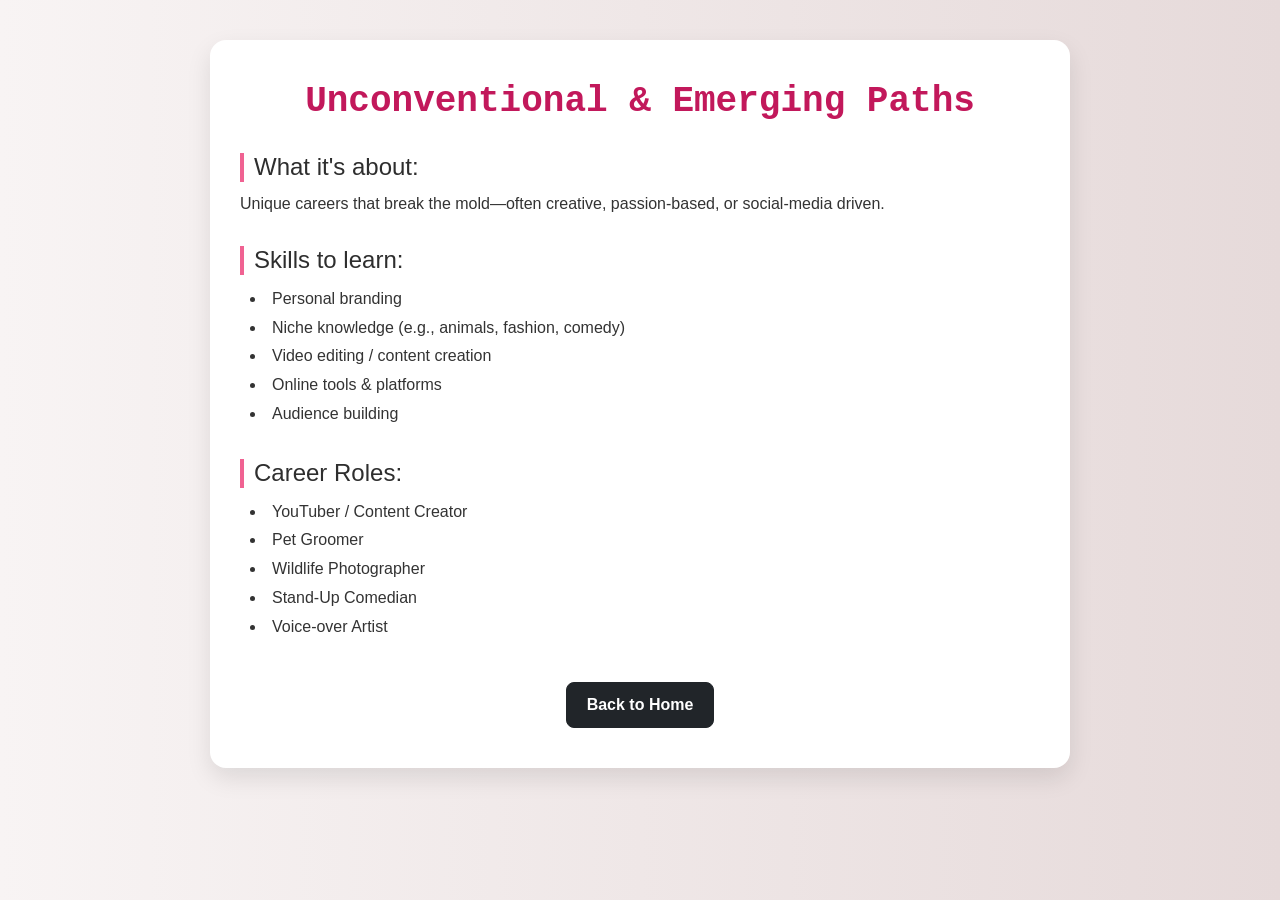
<file: unconventional.html>
<!DOCTYPE html>
<html lang="en">
<head>
    <meta charset="UTF-8">
    <meta name="viewport" content="width=device-width, initial-scale=1.0">
    <title>Document</title>
    <link href="https://cdn.jsdelivr.net/npm/bootstrap@5.3.0/dist/css/bootstrap.min.css" rel="stylesheet">
    <link rel="stylesheet" href="unconventional.css">
</head>
<body>
    <div id="UnconventionalEmerging" class="container">
        <div class="section-container">
            <div class="text-center">
                <h1 class="section-title">Unconventional & Emerging Paths</h1>
            </div>
            <div>
                <h2 class="subtitle">What it's about:</h2>
                <p>Unique careers that break the mold—often creative, passion-based, or social-media driven.</p>
            </div>
            <div>
                <h2 class="subtitle">Skills to learn:</h2>
                <ul>
                    <li>Personal branding</li>
                    <li>Niche knowledge (e.g., animals, fashion, comedy)</li>
                    <li>Video editing / content creation</li>
                    <li>Online tools & platforms</li>
                    <li>Audience building</li>
                </ul>
            </div>
            <div>
                <h2 class="subtitle">Career Roles:</h2>
                <ul>
                    <li>YouTuber / Content Creator</li>
                    <li>Pet Groomer</li>
                    <li>Wildlife Photographer</li>
                    <li>Stand-Up Comedian</li>
                    <li>Voice-over Artist</li>
                </ul>
            </div>
            <div class="text-center">
                <button class="btn btn-dark btn-back" onclick="location.href='index.html'">Back to Home</button>
            </div>
        </div>
    </div>
</body>
</html>
</file>
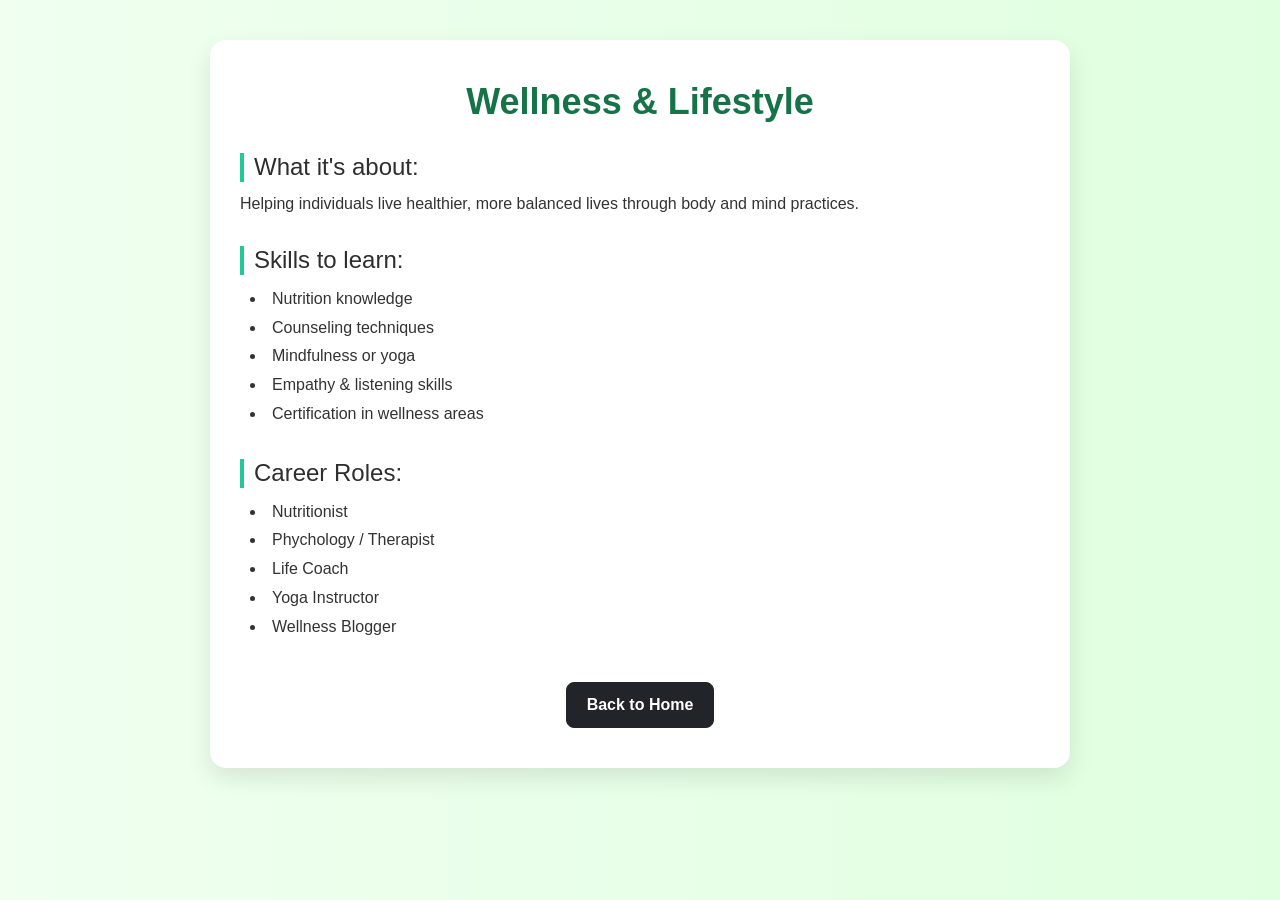
<file: wellnesslifestyle.html>
<!DOCTYPE html>
<html lang="en">
<head>
    <meta charset="UTF-8">
    <meta name="viewport" content="width=device-width, initial-scale=1.0">
    <title>Document</title>
    <link href="https://cdn.jsdelivr.net/npm/bootstrap@5.3.0/dist/css/bootstrap.min.css" rel="stylesheet">
    <link rel="stylesheet" href="wellnesslifestyle.css">
</head>
<body>
    <div id="WellnessandLifestyle" class="container">
        <div class="section-container">
            <div class="text-center">
                <h1 class="section-title">Wellness & Lifestyle</h1>
            </div>
            <div>
                <h2 class="subtitle">What it's about:</h2>
                <p>Helping individuals live healthier, more balanced lives through body and mind practices.</p>
            </div>
            <div>
                <h2 class="subtitle">Skills to learn:</h2>
                <ul>
                    <li>Nutrition knowledge</li>
                    <li>Counseling techniques</li>
                    <li>Mindfulness or yoga</li>
                    <li>Empathy & listening skills</li>
                    <li>Certification in wellness areas</li>
                </ul>
            </div>
            <div>
                <h2 class="subtitle">Career Roles:</h2>
                <ul>
                    <li>Nutritionist</li>
                    <li>Phychology / Therapist</li>
                    <li>Life Coach</li>
                    <li>Yoga Instructor</li>
                    <li>Wellness Blogger</li>
                </ul>
            </div>
            <div class="text-center">
                <button class="btn btn-dark btn-back" onclick="location.href='index.html'">Back to Home</button>
            </div>
        </div>
    </div>
    
</body>
</html>
</file>
<file: homepage.css>
.category-box {
    height: 200px;
    border-radius: 12px;
    padding: 20px;
    color: white;
    display: flex;
    flex-direction: column;
    justify-content: space-between;
    text-align: center;
    transition: transform 0.3s ease, box-shadow 0.3s ease;
  }
  
  .category-box:hover {
    transform: scale(1.03);
    box-shadow: 0 4px 15px rgba(0, 0, 0, 0.2);
  }
  
  .category-title {
    color: #333;
    font-size: 20px;
    font-weight: 700;
    margin-bottom: 10px;
    text-transform: uppercase;
    letter-spacing: 1px;
    text-shadow: 1px 1px 4px rgba(0, 0, 0, 0.3);
  }
  
  .light-text .category-title {
    color: #333;
    text-shadow: none;
  }
</file>
<file: about.css>
/* General Reset */
body {
    font-family: 'Poppins', sans-serif;
    margin: 0;
    padding: 0;
    background-color: #fafafa;
    color: #333;
  }
  
  /* Hero Section */
  .hero {
    background: linear-gradient(to right, #f4d03f, #16a085);
    color: white;
    padding: 60px 20px;
    text-align: center;
    position: relative;
    overflow: hidden;
    border-bottom: 6px solid #16a085;
  }
  
  .hero h1 {
    font-size: 48px;
    font-weight: 700;
    margin-bottom: 10px;
  }
  
  .hero p {
    font-size: 18px;
    opacity: 0.9;
  }
  
  /* Main Container */
  .container {
    max-width: 1000px;
    margin: auto;
    padding: 40px 20px;
  }
  
  /* About Section */
  .about-section {
    background: #fff;
    padding: 40px;
    border-radius: 16px;
    box-shadow: 0 10px 30px rgba(0, 0, 0, 0.1);
    animation: fadeInUp 0.8s ease;
  }
  
  .about-section h2 {
    font-size: 28px;
    color: #16a085;
    margin-bottom: 15px;
    font-weight: 600;
  }
  
  .about-section p {
    font-size: 17px;
    line-height: 1.8;
    color: #444;
  }
  
  /* Decorative Elements */
  .decorative-circle {
    width: 80px;
    height: 80px;
    background-color: #f4d03f;
    border-radius: 50%;
    position: absolute;
    top: 20px;
    right: 20px;
    opacity: 0.2;
  }
  
  .btn-back-home {
    display: inline-block;
    margin-top: 30px;
    background-color: #16a085;
    color: white;
    border: none;
    padding: 12px 30px;
    border-radius: 30px;
    font-weight: 500;
    transition: background-color 0.3s ease;
    text-decoration: none;
  }
  
  .btn-back-home:hover {
    background-color: #138d75;
  }
  
  /* Animations */
  @keyframes fadeInUp {
    from {
      transform: translateY(30px);
      opacity: 0;
    }
    to {
      transform: translateY(0);
      opacity: 1;
    }
  }
</file>
<file: artsanddesign.css>
/* Reset & base */
body {
    font-family: 'Segoe UI', sans-serif;
    background: linear-gradient(to right, #f5f7fa, #c3cfe2);
    margin: 0;
    padding: 0;
    color: #333;
  }
  
  /* Main container */
  #ArtsandDesign {
    padding: 40px 20px;
    max-width: 900px;
    margin: 0 auto;
  }

  .carousel-inner img {
    height: 300px;
    object-fit: cover;
    border-radius: 10px;
  }
  
  
  /* Section block */
  .section-container {
    background: #ffffff;
    border-radius: 16px;
    box-shadow: 0 10px 25px rgba(0, 0, 0, 0.1);
    padding: 40px 30px;
    animation: fadeIn 0.8s ease;
  }
  
  /* Titles */
  .section-title {
    font-size: 36px;
    font-weight: 700;
    color: #4b0082;
    margin-bottom: 30px;
  }
  
  .subtitle {
    font-size: 24px;
    margin-top: 30px;
    margin-bottom: 10px;
    color: #2e2e2e;
    border-left: 4px solid #4b0082;
    padding-left: 10px;
  }
  
  /* Lists */
  ul {
    list-style: disc inside;
    line-height: 1.8;
    margin: 0;
    padding: 0 10px;
  }
  
  li {
    font-size: 16px;
  }
  
  /* Button */
  .btn-back {
    margin-top: 40px;
    padding: 10px 20px;
    font-weight: 600;
    border-radius: 8px;
    transition: background 0.3s ease;
  }
  
  .btn-back:hover {
    background-color: #6a0dad;
  }
  
  /* Animations */
  @keyframes fadeIn {
    from {
      opacity: 0;
      transform: translateY(30px);
    }
    to {
      opacity: 1;
      transform: translateY(0);
    }
  }
</file>
<file: business.css>
/* Reset & base */
body {
    font-family: 'Segoe UI', sans-serif;
    background: linear-gradient(to right, #f8f9fa, #e0e0e0);
    margin: 0;
    padding: 0;
    color: #222;
  }
  
  /* Main container */
  #Business {
    padding: 40px 20px;
    max-width: 900px;
    margin: 0 auto;
  }
  
  /* Section block */
  .section-container {
    background: #ffffff;
    border-radius: 16px;
    box-shadow: 0 10px 25px rgba(0, 0, 0, 0.1);
    padding: 40px 30px;
    animation: fadeIn 0.8s ease;
  }
  
  /* Titles */
  .section-title {
    font-size: 36px;
    font-weight: 700;
    color: #003366;
    margin-bottom: 30px;
  }
  
  .subtitle {
    font-size: 24px;
    margin-top: 30px;
    margin-bottom: 10px;
    color: #2e2e2e;
    border-left: 4px solid #007bff;
    padding-left: 10px;
  }
  
  /* Lists */
  ul {
    list-style: disc inside;
    line-height: 1.8;
    margin: 0;
    padding: 0 10px;
  }
  
  li {
    font-size: 16px;
  }
  
  /* Button */
  .btn-back {
    margin-top: 40px;
    padding: 10px 20px;
    font-weight: 600;
    border-radius: 8px;
    transition: background 0.3s ease;
  }
  
  .btn-back:hover {
    background-color: #0056b3;
  }
  
  /* Animations */
  @keyframes fadeIn {
    from {
      opacity: 0;
      transform: translateY(30px);
    }
    to {
      opacity: 1;
      transform: translateY(0);
    }
  }
</file>
<file: contact.css>
body {
    font-family: 'Segoe UI', sans-serif;
    background: linear-gradient(135deg, #ffffff, #ececec);
    margin: 0;
    padding: 0;
  }
  
  .container {
    max-width: 800px;
    margin: auto;
    padding: 40px 20px;
    background-color: #ffffff;
    border-radius: 15px;
    box-shadow: 0 8px 24px rgba(0, 0, 0, 0.08);
  }
  
  h1 {
    font-weight: 700;
    color: #212121;
    font-size: 36px;
    margin-bottom: 15px;
    text-align: center;
  }
  
  p {
    color: #666;
    font-size: 17px;
    text-align: center;
  }
  
  .form-label {
    font-weight: 600;
    color: #333;
  }
  
  input,
  textarea {
    border-radius: 8px !important;
    border: 1px solid #ccc;
  }
  
  textarea {
    resize: none;
  }
  
  .btn-dark {
    border-radius: 30px;
    padding: 10px 25px;
    font-weight: 500;
    transition: all 0.3s ease-in-out;
  }
  
  .btn-dark:hover {
    background-color: #444;
    transform: scale(1.05);
  }
  
  .btn-outline-secondary {
    border-radius: 25px;
    margin-top: 15px;
  }
  

/* Modal styles */
.modal {
  display: none;
  position: fixed;
  z-index: 10;
  left: 0; top: 0;
  width: 100%; height: 100%;
  background-color: rgba(0, 0, 0, 0.5);
}

.modal-content {
  background-color: #fff;
  margin: 10% auto;
  padding: 2rem;
  border-radius: 10px;
  max-width: 400px;
  text-align: center;
  box-shadow: 0 8px 20px rgba(0, 0, 0, 0.2);
  animation: fadeIn 0.4s;
}

.modal-content h2 {
  color: #0077cc;
  margin-bottom: 10px;
}

.modal-content p {
  color: #444;
}

.close-btn {
  position: absolute;
  top: 15px;
  right: 20px;
  font-size: 24px;
  font-weight: bold;
  color: #aaa;
  cursor: pointer;
}

.close-btn:hover {
  color: #333;
}

/* Fade-in animation */
@keyframes fadeIn {
  from { opacity: 0; transform: scale(0.95); }
  to { opacity: 1; transform: scale(1); }
}
</file>
<file: education.css>
/* Reset & base */
body {
    font-family: 'Segoe UI', sans-serif;
    background: linear-gradient(to right, #dfe9f3, #ffffff);
    margin: 0;
    padding: 0;
    color: #333;
  }
  
  /* Main container */
  #Education {
    padding: 40px 20px;
    max-width: 900px;
    margin: 0 auto;
  }
  
  /* Section block */
  .section-container {
    background: #ffffff;
    border-radius: 16px;
    box-shadow: 0 10px 25px rgba(0, 0, 0, 0.1);
    padding: 40px 30px;
    animation: fadeIn 0.8s ease;
  }
  
  /* Titles */
  .section-title {
    font-size: 36px;
    font-weight: 700;
    color: #b76e00;
    margin-bottom: 30px;
  }
  
  .subtitle {
    font-size: 24px;
    margin-top: 30px;
    margin-bottom: 10px;
    color: #2e2e2e;
    border-left: 4px solid #ffca2c;
    padding-left: 10px;
  }
  
  /* Lists */
  ul {
    list-style: disc inside;
    line-height: 1.8;
    margin: 0;
    padding: 0 10px;
  }
  
  li {
    font-size: 16px;
  }
  
  /* Button */
  .btn-back {
    margin-top: 40px;
    padding: 10px 20px;
    font-weight: 600;
    border-radius: 8px;
    transition: background 0.3s ease;
  }
  
  .btn-back:hover {
    background-color: #d39e00;
  }
  
  /* Animations */
  @keyframes fadeIn {
    from {
      opacity: 0;
      transform: translateY(30px);
    }
    to {
      opacity: 1;
      transform: translateY(0);
    }
  }
</file>
<file: entertainment.css>
/* Reset & base */
body {
    font-family: 'Segoe UI', sans-serif;
    background: linear-gradient(to right, #ffe6e6, #ffd6d6);
    margin: 0;
    padding: 0;
    color: #333;
  }
  
  /* Main container */
  #Entertainment {
    padding: 40px 20px;
    max-width: 900px;
    margin: 0 auto;
  }
  
  /* Section block */
  .section-container {
    background: #ffffff;
    border-radius: 16px;
    box-shadow: 0 10px 25px rgba(0, 0, 0, 0.1);
    padding: 40px 30px;
    animation: fadeIn 0.8s ease;
  }
  
  /* Titles */
  .section-title {
    font-size: 36px;
    font-weight: 700;
    color: #c2185b;
    margin-bottom: 30px;
  }
  
  .subtitle {
    font-size: 24px;
    margin-top: 30px;
    margin-bottom: 10px;
    color: #2e2e2e;
    border-left: 4px solid #ff69b4;
    padding-left: 10px;
  }
  
  /* Lists */
  ul {
    list-style: disc inside;
    line-height: 1.8;
    margin: 0;
    padding: 0 10px;
  }
  
  li {
    font-size: 16px;
  }
  
  /* Button */
  .btn-back {
    margin-top: 40px;
    padding: 10px 20px;
    font-weight: 600;
    border-radius: 8px;
    transition: background 0.3s ease;
  }
  
  .btn-back:hover {
    background-color: #d81b60;
  }
  
  /* Animations */
  @keyframes fadeIn {
    from {
      opacity: 0;
      transform: translateY(30px);
    }
    to {
      opacity: 1;
      transform: translateY(0);
    }
  }
</file>
<file: finance.css>
/* Reset & base */
body {
    font-family: 'Segoe UI', sans-serif;
    background: linear-gradient(to right, #eef2f3, #8e9eab);
    margin: 0;
    padding: 0;
    color: #1c1c1c;
  }
  
  /* Main container */
  #finance {
    padding: 40px 20px;
    max-width: 900px;
    margin: 0 auto;
  }
  
  .carousel-inner img {
    height: 300px;
    object-fit: cover;
    border-radius: 10px;
  }

  /* Section block */
  .section-container {
    background: #ffffff;
    border-radius: 16px;
    box-shadow: 0 10px 25px rgba(0, 0, 0, 0.1);
    padding: 40px 30px;
    animation: fadeIn 0.8s ease;
  }
  
  /* Titles */
  .section-title {
    font-size: 36px;
    font-weight: 700;
    color: #155724;
    margin-bottom: 30px;
  }
  
  .subtitle {
    font-size: 24px;
    margin-top: 30px;
    margin-bottom: 10px;
    color: #2e2e2e;
    border-left: 4px solid #28a745;
    padding-left: 10px;
  }
  
  /* Lists */
  ul {
    list-style: disc inside;
    line-height: 1.8;
    margin: 0;
    padding: 0 10px;
  }
  
  li {
    font-size: 16px;
  }
  
  /* Button */
  .btn-back {
    margin-top: 40px;
    padding: 10px 20px;
    font-weight: 600;
    border-radius: 8px;
    transition: background 0.3s ease;
  }
  
  .btn-back:hover {
    background-color: #1e7e34;
  }
  
  /* Animations */
  @keyframes fadeIn {
    from {
      opacity: 0;
      transform: translateY(30px);
    }
    to {
      opacity: 1;
      transform: translateY(0);
    }
  }
</file>
<file: law.css>
/* Reset & base */
body {
    font-family: 'Segoe UI', sans-serif;
    background: linear-gradient(to right, #f0f0f0, #d4d4d4);
    margin: 0;
    padding: 0;
    color: #333;
  }
  
  /* Main container */
  #Law {
    padding: 40px 20px;
    max-width: 900px;
    margin: 0 auto;
  }
  
  /* Section block */
  .section-container {
    background: #ffffff;
    border-radius: 16px;
    box-shadow: 0 10px 25px rgba(0, 0, 0, 0.1);
    padding: 40px 30px;
    animation: fadeIn 0.8s ease;
  }
  
  /* Titles */
  .section-title {
    font-size: 36px;
    font-weight: 700;
    color: #1a1a1a;
    margin-bottom: 30px;
  }
  
  .subtitle {
    font-size: 24px;
    margin-top: 30px;
    margin-bottom: 10px;
    color: #2e2e2e;
    border-left: 4px solid #6c757d;
    padding-left: 10px;
  }
  
  /* Lists */
  ul {
    list-style: disc inside;
    line-height: 1.8;
    margin: 0;
    padding: 0 10px;
  }
  
  li {
    font-size: 16px;
  }
  
  /* Button */
  .btn-back {
    margin-top: 40px;
    padding: 10px 20px;
    font-weight: 600;
    border-radius: 8px;
    transition: background 0.3s ease;
  }
  
  .btn-back:hover {
    background-color: #1c1c1c;
  }
  
  /* Animations */
  @keyframes fadeIn {
    from {
      opacity: 0;
      transform: translateY(30px);
    }
    to {
      opacity: 1;
      transform: translateY(0);
    }
  }
</file>
<file: media.css>
/* Reset & base */
body {
    font-family: 'Segoe UI', sans-serif;
    background: linear-gradient(to right, #fdfbfb, #ebedee);
    margin: 0;
    padding: 0;
    color: #333;
  }
  
  /* Main container */
  #Media {
    padding: 40px 20px;
    max-width: 900px;
    margin: 0 auto;
  }
  
  /* Section block */
  .section-container {
    background: #ffffff;
    border-radius: 16px;
    box-shadow: 0 10px 25px rgba(0, 0, 0, 0.1);
    padding: 40px 30px;
    animation: fadeIn 0.8s ease;
  }
  
  /* Titles */
  .section-title {
    font-size: 36px;
    font-weight: 700;
    color: #0d6efd;
    margin-bottom: 30px;
  }
  
  .subtitle {
    font-size: 24px;
    margin-top: 30px;
    margin-bottom: 10px;
    color: #2e2e2e;
    border-left: 4px solid #17a2b8;
    padding-left: 10px;
  }
  
  /* Lists */
  ul {
    list-style: disc inside;
    line-height: 1.8;
    margin: 0;
    padding: 0 10px;
  }
  
  li {
    font-size: 16px;
  }
  
  /* Button */
  .btn-back {
    margin-top: 40px;
    padding: 10px 20px;
    font-weight: 600;
    border-radius: 8px;
    transition: background 0.3s ease;
  }
  
  .btn-back:hover {
    background-color: #0b5ed7;
  }
  
  /* Animations */
  @keyframes fadeIn {
    from {
      opacity: 0;
      transform: translateY(30px);
    }
    to {
      opacity: 1;
      transform: translateY(0);
    }
  }
</file>
<file: sportsfitness.css>
/* Reset & base */
body {
    font-family: 'Segoe UI', sans-serif;
    background: linear-gradient(to right, #d0eaff, #a6d8ff);
    margin: 0;
    padding: 0;
    color: #333;
  }
  
  /* Main container */
  #SportsandFitness {
    padding: 40px 20px;
    max-width: 900px;
    margin: 0 auto;
  }
  
  /* Section block */
  .section-container {
    background: #ffffff;
    border-radius: 16px;
    box-shadow: 0 10px 25px rgba(0, 0, 0, 0.1);
    padding: 40px 30px;
    animation: fadeIn 0.8s ease;
  }
  
  /* Titles */
  .section-title {
    font-size: 36px;
    font-weight: 700;
    color: #b02a37;
    margin-bottom: 30px;
  }
  
  .subtitle {
    font-size: 24px;
    margin-top: 30px;
    margin-bottom: 10px;
    color: #2e2e2e;
    border-left: 4px solid #dc3545;
    padding-left: 10px;
  }
  
  /* Lists */
  ul {
    list-style: disc inside;
    line-height: 1.8;
    margin: 0;
    padding: 0 10px;
  }
  
  li {
    font-size: 16px;
  }
  
  /* Button */
  .btn-back {
    margin-top: 40px;
    padding: 10px 20px;
    font-weight: 600;
    border-radius: 8px;
    transition: background 0.3s ease;
  }
  
  .btn-back:hover {
    background-color: #a71d2a;
  }
  
  /* Animations */
  @keyframes fadeIn {
    from {
      opacity: 0;
      transform: translateY(30px);
    }
    to {
      opacity: 1;
      transform: translateY(0);
    }
  }
</file>
<file: tourism.css>
/* Reset & base */
body {
    font-family: 'Segoe UI', sans-serif;
    background: linear-gradient(to right, #e0f7fa, #b2ebf2);
    margin: 0;
    padding: 0;
    color: #333;
  }
  
  /* Main container */
  #Tourism {
    padding: 40px 20px;
    max-width: 900px;
    margin: 0 auto;
  }
  
  /* Section block */
  .section-container {
    background: #ffffff;
    border-radius: 16px;
    box-shadow: 0 10px 25px rgba(0, 0, 0, 0.1);
    padding: 40px 30px;
    animation: fadeIn 0.8s ease;
  }
  
  /* Titles */
  .section-title {
    font-size: 36px;
    font-weight: 700;
    color: #007c91;
    margin-bottom: 30px;
  }
  
  .subtitle {
    font-size: 24px;
    margin-top: 30px;
    margin-bottom: 10px;
    color: #2e2e2e;
    border-left: 4px solid #00acc1;
    padding-left: 10px;
  }
  
  /* Lists */
  ul {
    list-style: disc inside;
    line-height: 1.8;
    margin: 0;
    padding: 0 10px;
  }
  
  li {
    font-size: 16px;
  }
  
  /* Button */
  .btn-back {
    margin-top: 40px;
    padding: 10px 20px;
    font-weight: 600;
    border-radius: 8px;
    transition: background 0.3s ease;
  }
  
  .btn-back:hover {
    background-color: #00838f;
  }
  
  /* Animations */
  @keyframes fadeIn {
    from {
      opacity: 0;
      transform: translateY(30px);
    }
    to {
      opacity: 1;
      transform: translateY(0);
    }
  }
</file>
<file: unconventional.css>
/* Reset & base */
body {
    font-family: 'Segoe UI', sans-serif;
    background: linear-gradient(to right, #f8f4f4, #e6dada);
    margin: 0;
    padding: 0;
    color: #333;
  }
  
  /* Main container */
  #UnconventionalEmerging {
    padding: 40px 20px;
    max-width: 900px;
    margin: 0 auto;
  }
  
  /* Section block */
  .section-container {
    background: #ffffff;
    border-radius: 16px;
    box-shadow: 0 10px 25px rgba(0, 0, 0, 0.1);
    padding: 40px 30px;
    animation: fadeIn 0.8s ease;
  }
  
  /* Titles */
  .section-title {
    font-size: 36px;
    font-weight: 700;
    color: #c2185b;
    font-family: 'Courier New', monospace;
    margin-bottom: 30px;
  }
  
  .subtitle {
    font-size: 24px;
    margin-top: 30px;
    margin-bottom: 10px;
    color: #2e2e2e;
    border-left: 4px solid #f06292;
    padding-left: 10px;
  }
  
  /* Lists */
  ul {
    list-style: disc inside;
    line-height: 1.8;
    margin: 0;
    padding: 0 10px;
  }
  
  li {
    font-size: 16px;
  }
  
  /* Button */
  .btn-back {
    margin-top: 40px;
    padding: 10px 20px;
    font-weight: 600;
    border-radius: 8px;
    transition: background 0.3s ease;
  }
  
  .btn-back:hover {
    background-color: #ad1457;
  }
  
  /* Animations */
  @keyframes fadeIn {
    from {
      opacity: 0;
      transform: translateY(30px);
    }
    to {
      opacity: 1;
      transform: translateY(0);
    }
  }
</file>
<file: wellnesslifestyle.css>
/* Reset & base */
body {
    font-family: 'Segoe UI', sans-serif;
    background: linear-gradient(to right, #f0fff0, #e0ffe0);
    margin: 0;
    padding: 0;
    color: #333;
  }
  
  /* Main container */
  #WellnessandLifestyle {
    padding: 40px 20px;
    max-width: 900px;
    margin: 0 auto;
  }
  
  /* Section block */
  .section-container {
    background: #ffffff;
    border-radius: 16px;
    box-shadow: 0 10px 25px rgba(0, 0, 0, 0.1);
    padding: 40px 30px;
    animation: fadeIn 0.8s ease;
  }
  
  /* Titles */
  .section-title {
    font-size: 36px;
    font-weight: 700;
    color: #157347;
    margin-bottom: 30px;
  }
  
  .subtitle {
    font-size: 24px;
    margin-top: 30px;
    margin-bottom: 10px;
    color: #2e2e2e;
    border-left: 4px solid #20c997;
    padding-left: 10px;
  }
  
  /* Lists */
  ul {
    list-style: disc inside;
    line-height: 1.8;
    margin: 0;
    padding: 0 10px;
  }
  
  li {
    font-size: 16px;
  }
  
  /* Button */
  .btn-back {
    margin-top: 40px;
    padding: 10px 20px;
    font-weight: 600;
    border-radius: 8px;
    transition: background 0.3s ease;
  }
  
  .btn-back:hover {
    background-color: #198754;
  }
  
  /* Animations */
  @keyframes fadeIn {
    from {
      opacity: 0;
      transform: translateY(30px);
    }
    to {
      opacity: 1;
      transform: translateY(0);
    }
  }
</file>
